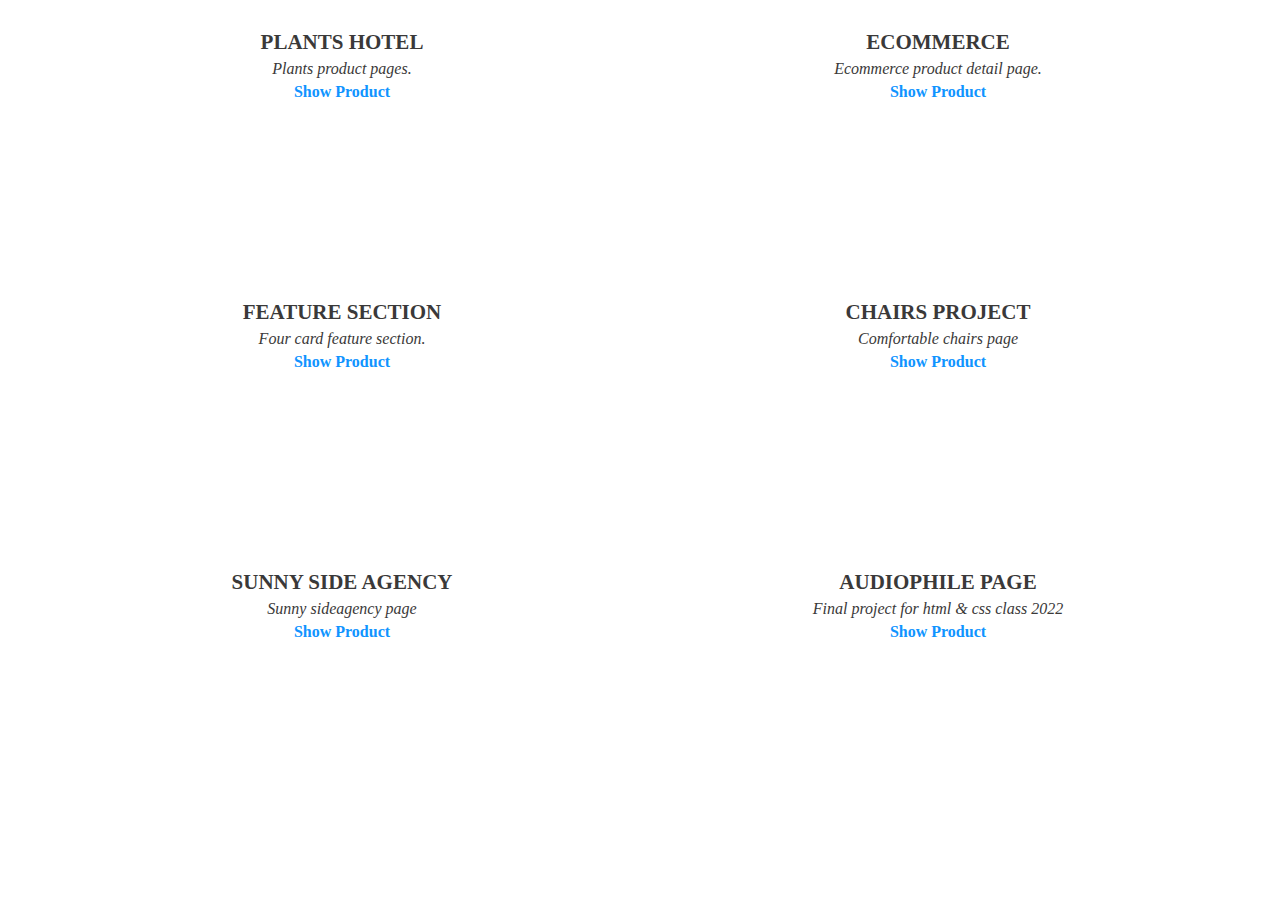
<file: index.html>
<!DOCTYPE html>
<html lang="en">
<head>
    <meta charset="UTF-8">
    <meta http-equiv="X-UA-Compatible" content="IE=edge">
    <meta name="viewport" content="width=device-width, initial-scale=1.0">
    <link rel="stylesheet" href="style.css">
    <title>Document</title>
</head>
<body>


    <div class="conatainer">
        <div class="list">
            <h1>Plants Hotel</h1>
            <p>Plants product pages.</p>
            <a href="pages/plants-hotel/index.html" target="_blank">Show Product</a>
        </div>
        <div class="list">
            <h1>ecommerce</h1>
            <p>Ecommerce product detail page.</p>
            <a href="pages/ecommerce-product-detail/index.html" target="_blank">Show Product</a>
        </div>
        <div class="list">
            <h1>feature section</h1>
            <p>Four card feature section.</p>
            <a href="pages/card-feature-section/index.html" target="_blank">Show Product</a>
        </div>
        <div class="list">
            <h1>Chairs Project</h1>
            <p>Comfortable chairs page</p>
            <a href="pages/Chairs Project/index.html" target="_blank">Show Product</a>
        </div>
        <div class="list">
            <h1>Sunny side agency</h1>
            <p>Sunny sideagency page</p>
            <a href="pages/sunnysideagency/index.html" target="_blank">Show Product</a>
        </div>
        <div class="list">
            <h1>Audiophile Page </h1>
            <p> Final project for html & css class 2022 </p>
            <a href="pages/audiophile-ecommerce-website/index.html" target="_blank">Show Product</a>
        </div>
    </div>
    
</body>
</html>
</file>
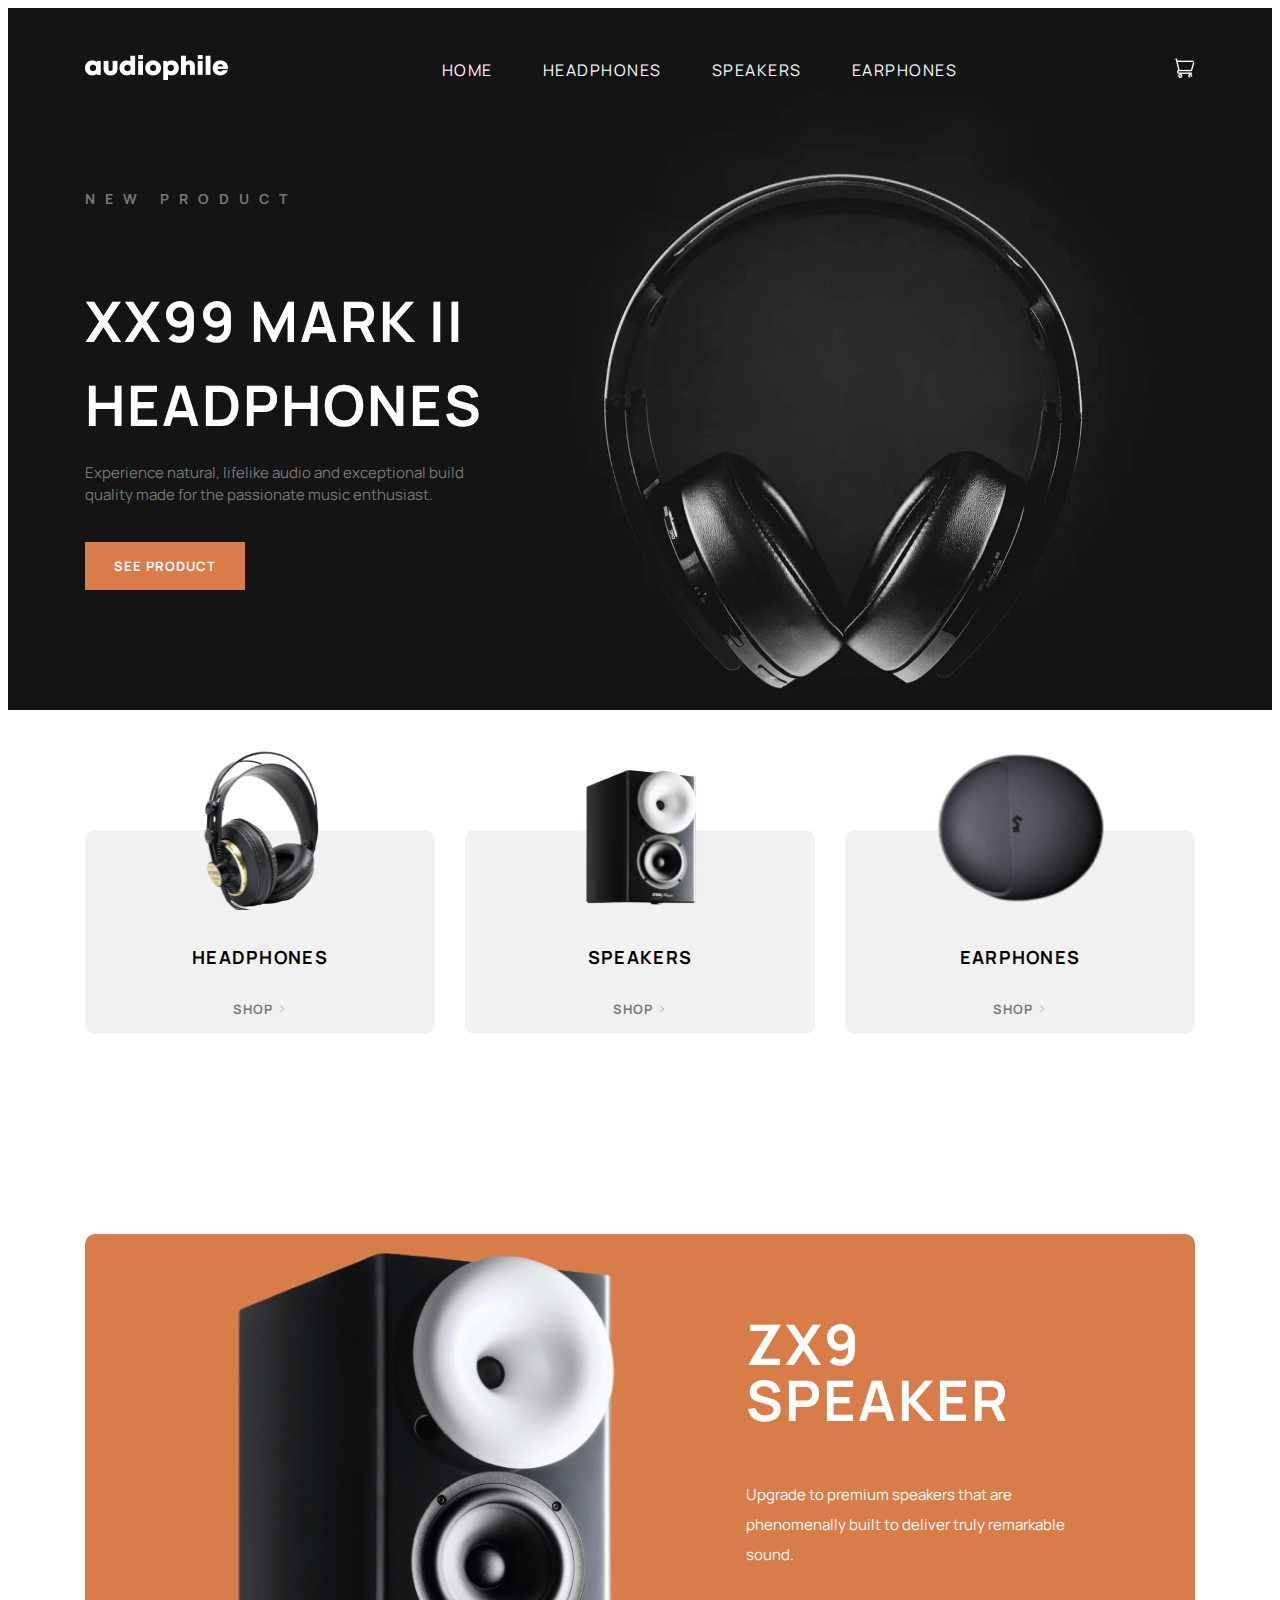
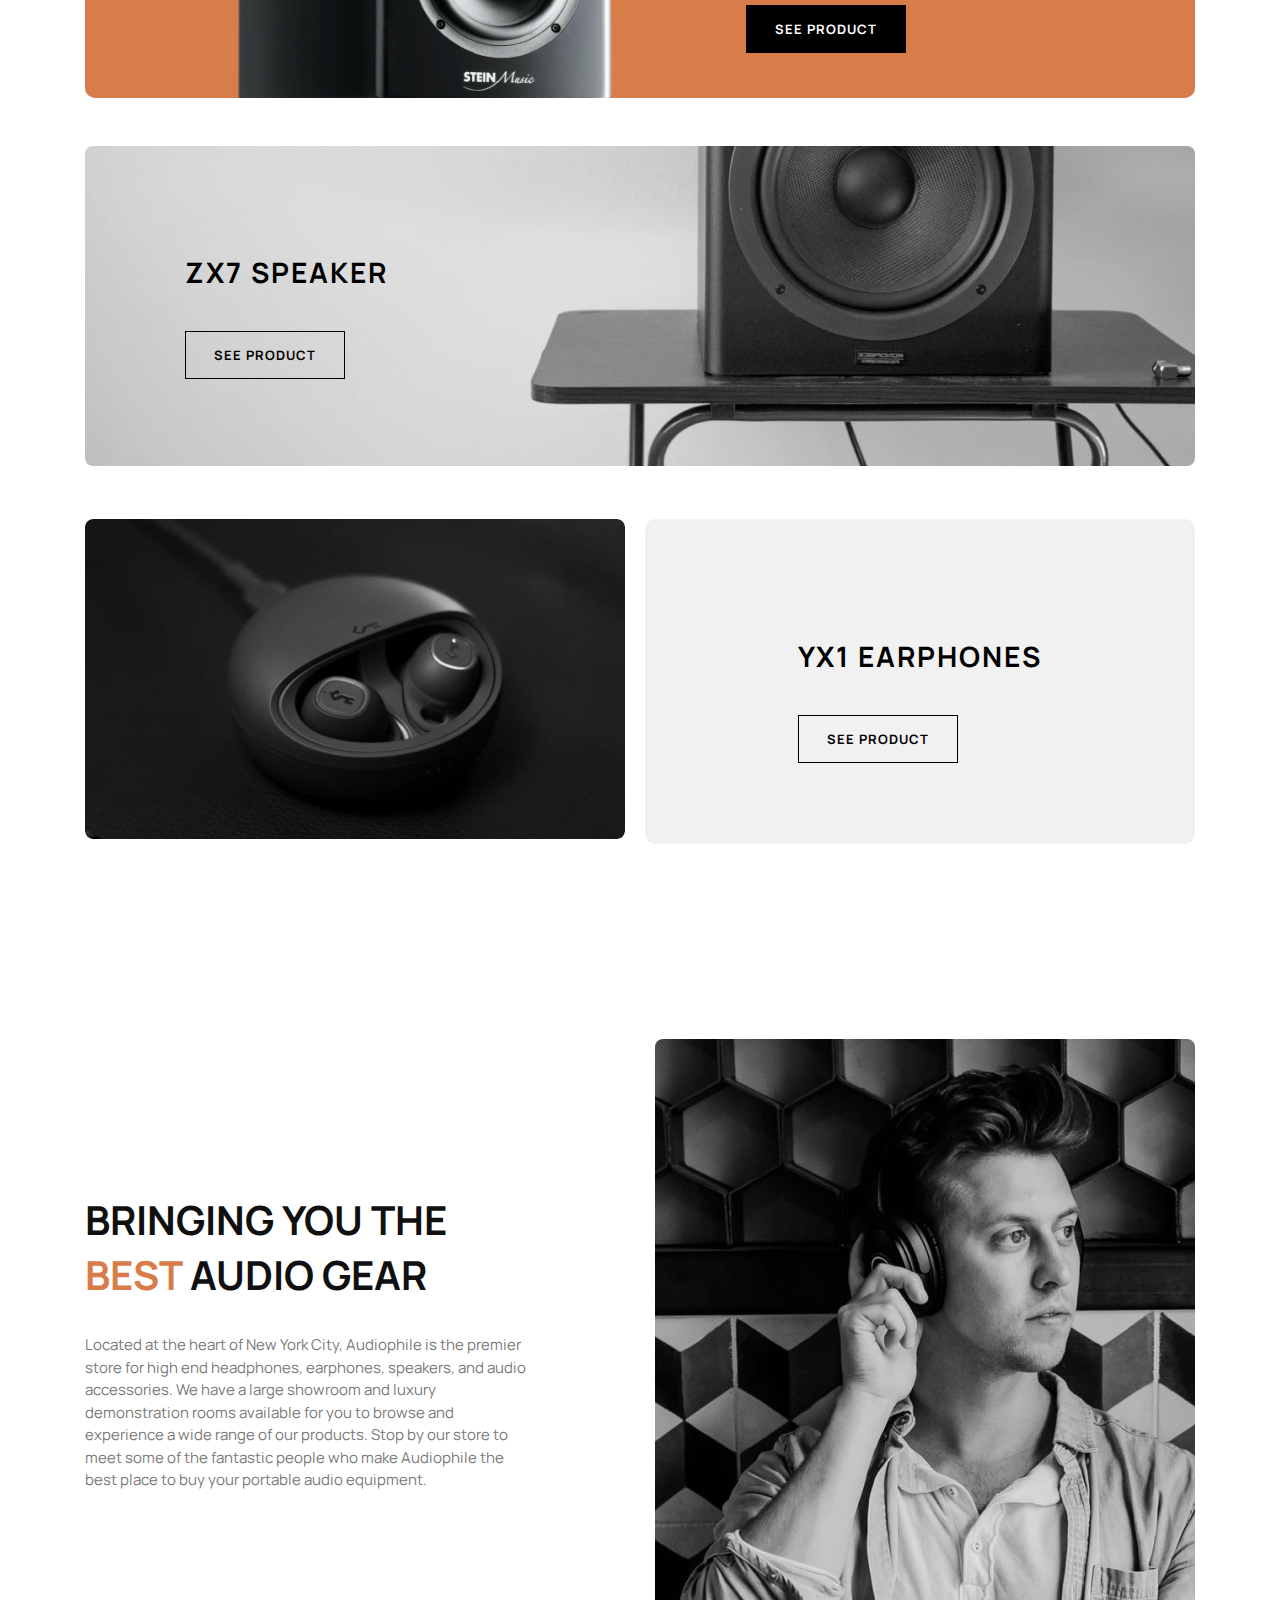
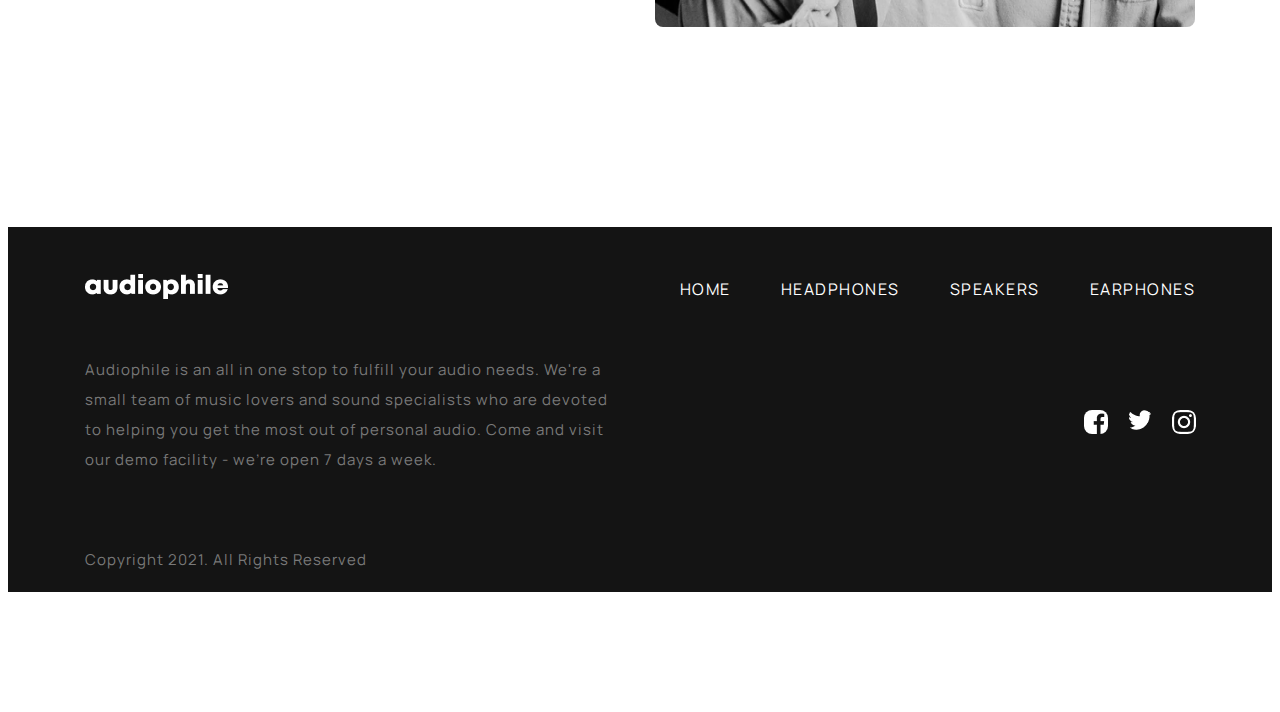
<file: pages/audiophile-ecommerce-website/index.html>
<!DOCTYPE html>
<html lang="en">
  <head>
    <meta charset="UTF-8" />
    <meta http-equiv="X-UA-Compatible" content="IE=edge" />
    <meta name="viewport" content="width=device-width, initial-scale=1.0" />
    <title>Audiophile</title>
    <link rel="preconnect" href="https://fonts.googleapis.com" />
    <link rel="preconnect" href="https://fonts.gstatic.com" crossorigin />
    <link
      href="https://fonts.googleapis.com/css2?family=Manrope:wght@400;600;700&display=swap"
      rel="stylesheet"
    />
    <link rel="stylesheet" href="style.css" />
    <link
      rel="stylesheet"
      href="responsive.css"
    />
  </head>
  <body>
    <div class="main-page">
      <header class="main-page-header">
        <div class="container">
          <div class="header-items">
            <div class="header-nav">
              <nav class="header-logo">
                <a class="header-a" href="">
                  <img src="images/audiophilelogo.png" alt="audiophile logo" />
                </a>
              </nav>

              <nav class="header-nav navigation-list">
                <a class="header-a" href="#">HOME</a>
                <a class="header-a" href="#">HEADPHONES</a>
                <a class="header-a" href="#">SPEAKERS</a>
                <a class="header-a" href="#">EARPHONES</a>
              </nav>
              <nav class="header-nav-shape">
                <a class="header-a" href=""
                  ><img src="images/shapelogo.png" alt="chek out"
                /></a>
              </nav>
            </div>

            <div class="group2">
              <div class="group2-text">
                <h6 class="group2-h6">new product</h6>
                <h1 class="group2-h1">XX99 Mark II Headphones</h1>
                <p class="group2-p">
                  Experience natural, lifelike audio and exceptional build
                  quality made for the passionate music enthusiast.
                </p>
                <button class="group2-btn">see product</button>
              </div>
            </div>
          </div>
        </div>
      </header>

      <div class="container">
        <div class="group3">
          <div class="group3 headphones-group3">
            <a class="headphones" href="">
              <div class="heaphone">
                <img
                  class="headphone-img"
                  src="images/image-removebg-preview(41).png"
                  alt="headphone"
                />

                <div class="group3-text">
                  <h6 class="group3-header">headphones</h6>
                  <p class="group3-p">
                    shop
                    <svg
                      xmlns="http://www.w3.org/2000/svg"
                      class="group3arrow"
                      fill="none"
                      viewBox="0 0 24 24"
                      stroke="currentColor"
                      stroke-width="2"
                    >
                      <path
                        stroke-linecap="round"
                        stroke-linejoin="round"
                        d="M9 5l7 7-7 7"
                      />
                    </svg>
                  </p>
                </div>
              </div>
            </a>
          </div>
          <div class="group3 speakers-group3">
            <a class="speakers" href="">
              <div class="speaker">
                <img
                  class="speaker-img"
                  src="images/image-removebg-preview(38).png"
                  alt="speaker"
                />
                <div class="group3-text">
                  <h6 class="group3-header">speakers</h6>
                  <p class="group3-p">
                    shop
                    <svg
                      xmlns="http://www.w3.org/2000/svg"
                      class="group3arrow"
                      fill="none"
                      viewBox="0 0 24 24"
                      stroke="currentColor"
                      stroke-width="2"
                    >
                      <path
                        stroke-linecap="round"
                        stroke-linejoin="round"
                        d="M9 5l7 7-7 7"
                      />
                    </svg>
                  </p>
                </div>
              </div>
            </a>
          </div>
          <div class="group3 earphones-group3">
            <a class="earphones" href="">
              <div class="earphone">
                <img
                  class="earphone-img"
                  src="images/image-removebg-preview(42).png"
                  alt="earphone"
                />
                <div class="group3-text">
                  <h6 class="group3-header">earphones</h6>
                  <p class="group3-p">
                    shop
                    <svg
                      xmlns="http://www.w3.org/2000/svg"
                      class="group3arrow"
                      fill="none"
                      viewBox="0 0 24 24"
                      stroke="currentColor"
                      stroke-width="2"
                    >
                      <path
                        stroke-linecap="round"
                        stroke-linejoin="round"
                        d="M9 5l7 7-7 7"
                      />
                    </svg>
                  </p>
                </div>
              </div>
            </a>
          </div>
        </div>

        <div class="group4">
          <div class="group4-content">
            <div class="group4-img">
              <img src="images/image-removebg-preview(38).svg" alt="speaker" />
            </div>
            <div class="group4-text">
              <h1 class="group4-h1">ZX9 SPEAKER</h1>
              <p class="group4-p">
                Upgrade to premium speakers that are phenomenally built to
                deliver truly remarkable sound.
              </p>
              <button class="group4-button">see product</button>
            </div>
          </div>
        </div>

        <div class="group5">
          <img src="images/Bitmap.png" alt="bitmap" />

          <div class="group5-text">
            <h4 class="group5-h4">ZX7 SPEAKER</h4>
            <button class="group5-button">see product</button>
          </div>
        </div>

        <div class="group6">
          <div class="group6-img">
            <img src="images/group6.png" alt="earphones" />
          </div>
          <div class="group6-text-container">
            <div class="group6-text">
              <h4 class="group6-h4">YX1 EARPHONES</h4>
              <button class="group6-button">see product</button>
            </div>
          </div>
        </div>

        <div class="group7">
          <div class="group7-text">
            <h2 class="group7-h2">
              Bringing you the <span class="group7-best"> best </span> audio
              gear
            </h2>
            <p class="group7-p">
              Located at the heart of New York City, Audiophile is the premier
              store for high end headphones, earphones, speakers, and audio
              accessories. We have a large showroom and luxury demonstration
              rooms available for you to browse and experience a wide range of
              our products. Stop by our store to meet some of the fantastic
              people who make Audiophile the best place to buy your portable
              audio equipment.
            </p>
          </div>
          <div class="group7-img">
            <img src="images/group7.png" alt="man" />
          </div>
        </div>
      </div>

      <footer>
        <div class="container">
          <div class="footer-items">
            <div class="footer-nav">
              <nav class="footer-logo">
                <a href="">
                  <img src="images/audiophilelogo.png" alt="audiophile logo" />
                </a>
              </nav>

              <nav class="footer-nav">
                <a class="footer-a" href="">HOME</a>
                <a class="footer-a" href="">HEADPHONES</a>
                <a class="footer-a" href="">SPEAKERS</a>
                <a class="footer-a" href="">EARPHONES</a>
              </nav>
            </div>

            <div class="group8">
              <div class="footer-content">
                <div class="group8-text">
                  <p>
                    Audiophile is an all in one stop to fulfill your audio
                    needs. We're a small team of music lovers and sound
                    specialists who are devoted to helping you get the most out
                    of personal audio. Come and visit our demo facility - we’re
                    open 7 days a week.
                  </p>
                  <p>Copyright 2021. All Rights Reserved</p>
                </div>
                <div class="group8-logos">
                  <a href=""
                    ><img src="images/facebook.png" alt="facebooklogo"
                  /></a>
                  <a href=""
                    ><img src="images/twitter.png" alt="twitterlogo"
                  /></a>
                  <a href=""
                    ><img src="images/instagram.png" alt="instagramlogo"
                  /></a>
                </div>
              </div>
            </div>
          </div>
        </div>
      </footer>
    </div>
  </body>
</html>
</file>
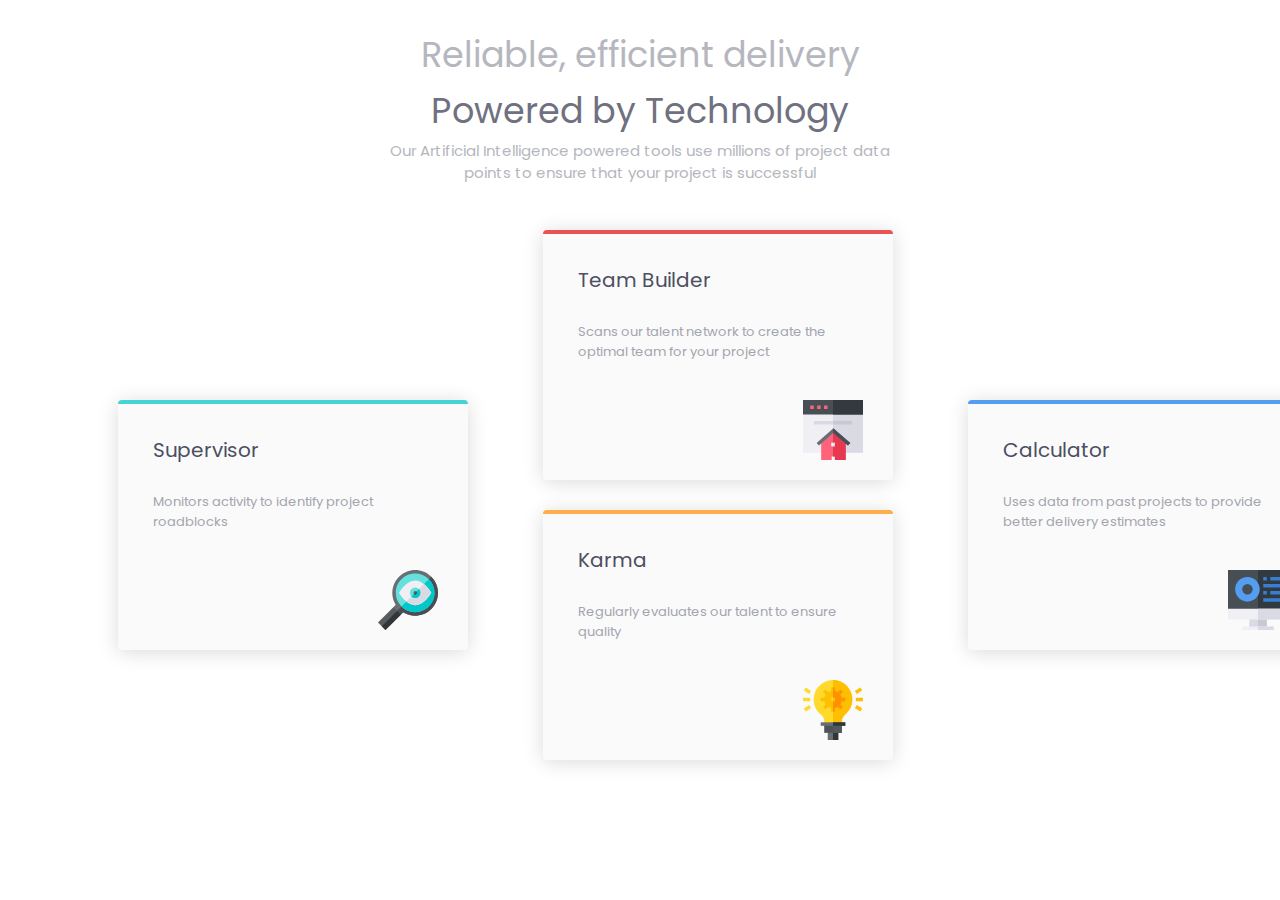
<file: pages/card-feature-section/index.html>
<!DOCTYPE html>
<html lang="en">
  <head>
    <meta charset="UTF-8" />
    <meta name="viewport" content="width=device-width, initial-scale=1.0" />

    <title>FFour card feature section</title>

    <link rel="preconnect" href="https://fonts.googleapis.com" />
    <link rel="preconnect" href="https://fonts.gstatic.com" crossorigin />
    <link
      href="https://fonts.googleapis.com/css2?family=Kumbh+Sans:wght@400;700&family=Montserrat:ital,wght@0,100;0,400;0,700;1,200&family=Poppins:ital,wght@0,100;0,400;0,800;1,100&display=swap"
      rel="stylesheet"
    />
    <link rel="stylesheet" href="style.css" />
  </head>

  <body>
    <div class="main">
      <h2 class="main-header-2">Reliable, efficient delivery</h2>
      <h2 class="main-header-1">Powered by Technology</h2>
      <p class="main-paragraph">
        Our Artificial Intelligence powered tools use millions of project data
        points to ensure that your project is successful
      </p>
    </div>

    <div class="menu-bars">
      <div class="menu-bar-supervisor supervisor">
        <h4 class="menu-bar-header">Supervisor</h4>
        <p class="menu-bar-paragraph">Monitors activity to identify project roadblocks</p>
        <img class="icon" src="images/icon-supervisor.svg" alt="Supervisor" />
      </div>
      <div class="menu-bar-teambuilder supervisor">
        <h4 class="menu-bar-header" >Team Builder</h4>
        <p class="menu-bar-paragraph">
          Scans our talent network to create the optimal team for your project
        </p>
        <img class="icon" src="images/icon-team-builder.svg" alt="teambuilder" />
      </div>
      <div class="menu-bar-karma supervisor">
        <h4 class="menu-bar-header">Karma</h4>
        <p class="menu-bar-paragraph">Regularly evaluates our talent to ensure quality</p>
        <img class="icon" src="images/icon-karma.svg" alt="karma" />
      </div>
      <div class="menu-bar-calculator supervisor">
        <h4 class="menu-bar-header">Calculator</h4>
        <p class="menu-bar-paragraph">Uses data from past projects to provide better delivery estimates</p>
        <img class="icon" src="images/icon-calculator.svg" alt="calculator" />
      </div>
    </div>
  </body>
</html>
</file>
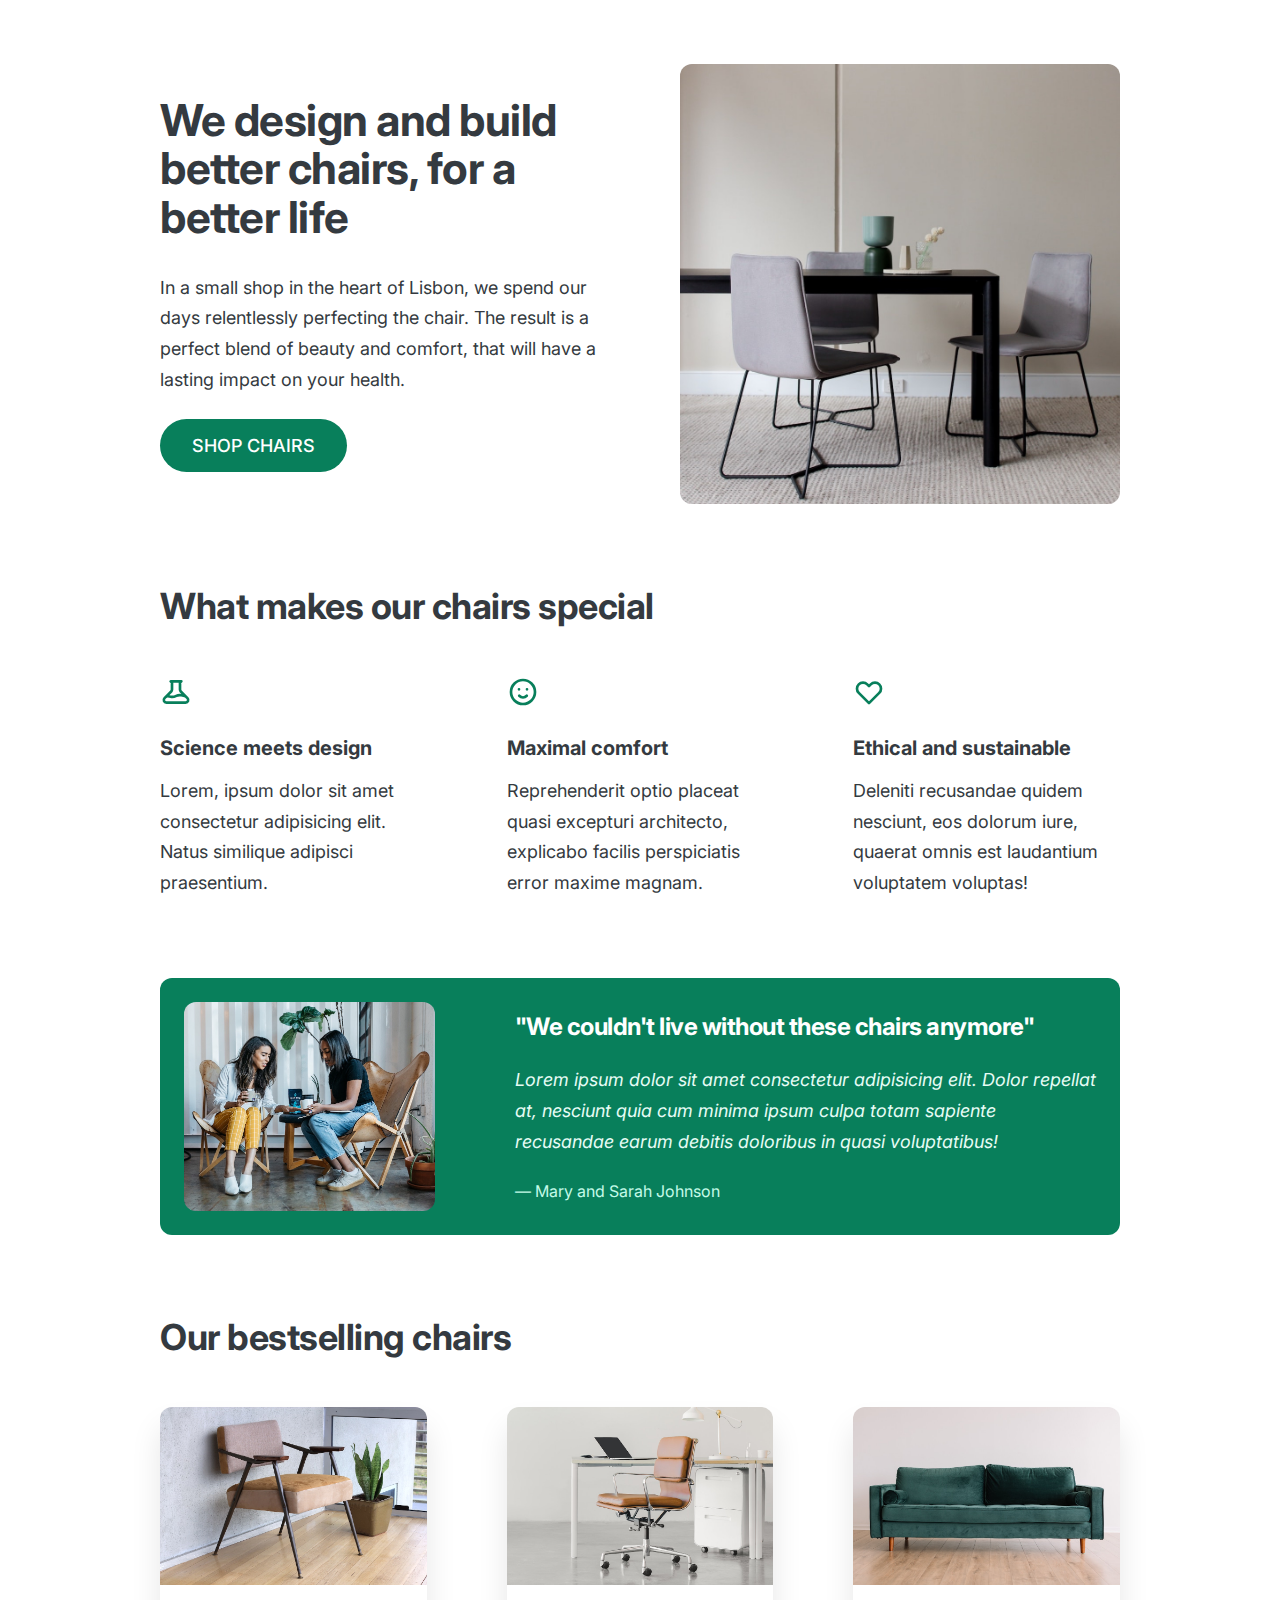
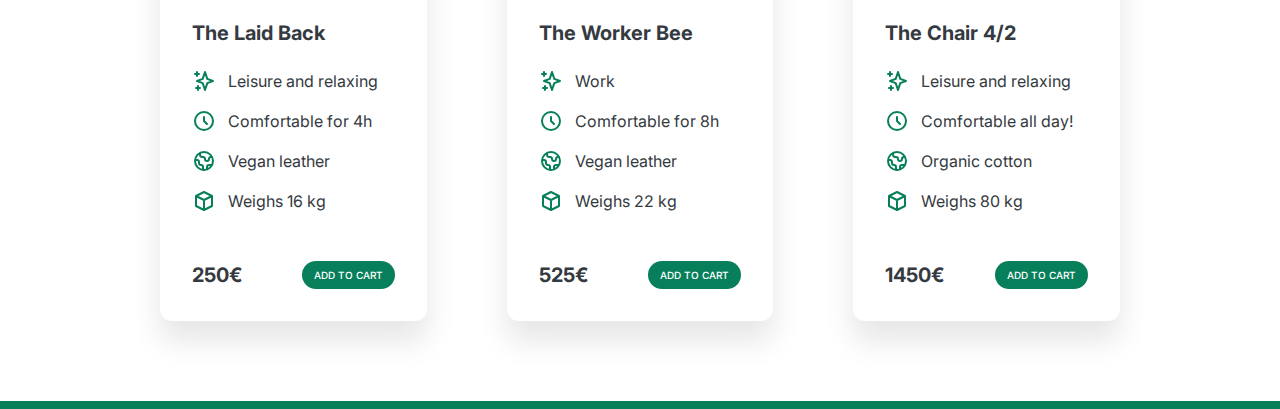
<file: pages/Chairs Project/index.html>
<!DOCTYPE html>
<html lang="en">
  <head>
    <meta charset="UTF-8" />
    <meta http-equiv="X-UA-Compatible" content="IE=edge" />
    <meta name="viewport" content="width=device-width, initial-scale=1.0" />
    <link rel="preconnect" href="https://fonts.googleapis.com" />
    <link rel="preconnect" href="https://fonts.gstatic.com" crossorigin />
    <link
      href="https://fonts.googleapis.com/css2?family=Inter:wght@400;500;700&family=Kumbh+Sans:wght@400;700&family=Montserrat:ital,wght@0,100;0,400;0,700;1,200&display=swap"
      rel="stylesheet"
    />
    <link rel="stylesheet" href="style.css" />
    <title>Lisbon Chair Shop</title>
  </head>
  <body>
    <div class="container">
      <header>
        <div class="header-text-box">
          <h1>We design and build better chairs, for a better life</h1>
          <p class="header-text">
            In a small shop in the heart of Lisbon, we spend our days
            relentlessly perfecting the chair. The result is a perfect blend of
            beauty and comfort, that will have a lasting impact on your health.
          </p>
          <a class="btn btn--big" href="#">Shop chairs</a>
        </div>
        <img src="hero.jpg" alt="Photo" />
      </header>

      <section>
        <h2>What makes our chairs special</h2>
        <div class="grid-3-cols">
          <div>
            <svg
              xmlns="http://www.w3.org/2000/svg"
              class="features-icon"
              fill="none"
              viewBox="0 0 24 24"
              stroke="currentColor"
            >
              <path
                stroke-linecap="round"
                stroke-linejoin="round"
                stroke-width="2"
                d="M19.428 15.428a2 2 0 00-1.022-.547l-2.387-.477a6 6 0 00-3.86.517l-.318.158a6 6 0 01-3.86.517L6.05 15.21a2 2 0 00-1.806.547M8 4h8l-1 1v5.172a2 2 0 00.586 1.414l5 5c1.26 1.26.367 3.414-1.415 3.414H4.828c-1.782 0-2.674-2.154-1.414-3.414l5-5A2 2 0 009 10.172V5L8 4z"
              />
            </svg>
            <p class="features-title"><strong>Science meets design</strong></p>
            <p class="features-text">
              Lorem, ipsum dolor sit amet consectetur adipisicing elit. Natus
              similique adipisci praesentium.
            </p>
          </div>

          <div>
            <svg
              xmlns="http://www.w3.org/2000/svg"
              class="features-icon"
              fill="none"
              viewBox="0 0 24 24"
              stroke="currentColor"
            >
              <path
                stroke-linecap="round"
                stroke-linejoin="round"
                stroke-width="2"
                d="M14.828 14.828a4 4 0 01-5.656 0M9 10h.01M15 10h.01M21 12a9 9 0 11-18 0 9 9 0 0118 0z"
              />
            </svg>
            <p class="features-title">
              <strong>Maximal comfort</strong>
            </p>
            <p class="features-text">
              Reprehenderit optio placeat quasi excepturi architecto, explicabo
              facilis perspiciatis error maxime magnam.
            </p>
          </div>

          <div>
            <svg
              xmlns="http://www.w3.org/2000/svg"
              class="features-icon"
              fill="none"
              viewBox="0 0 24 24"
              stroke="currentColor"
            >
              <path
                stroke-linecap="round"
                stroke-linejoin="round"
                stroke-width="2"
                d="M4.318 6.318a4.5 4.5 0 000 6.364L12 20.364l7.682-7.682a4.5 4.5 0 00-6.364-6.364L12 7.636l-1.318-1.318a4.5 4.5 0 00-6.364 0z"
              />
            </svg>
            <p class="features-title">
              <strong>Ethical and sustainable</strong>
            </p>
            <p class="features-text">
              Deleniti recusandae quidem nesciunt, eos dolorum iure, quaerat
              omnis est laudantium voluptatem voluptas!
            </p>
          </div>
        </div>
      </section>

      <section class="testimonial-section">
        <div class="grid-3-cols">
          <img src="customers.jpg" alt="People sitting on chairs" />
          <div class="testimonial-box">
            <h2>"We couldn't live without these chairs anymore"</h2>
            <blockquote class="testimonial-text">
              Lorem ipsum dolor sit amet consectetur adipisicing elit. Dolor
              repellat at, nesciunt quia cum minima ipsum culpa totam sapiente
              recusandae earum debitis doloribus in quasi voluptatibus!
            </blockquote>
            <p class="testimonial-author">&mdash; Mary and Sarah Johnson</p>
          </div>
        </div>
      </section>

      <section>
        <h2>Our bestselling chairs</h2>
        <div class="grid-3-cols">
          <figure class="chair">
            <img src="chair-1.jpg" alt="Chair" />
            <div class="chair-box">
              <h3>The Laid Back</h3>
              <ul class="chair-details">
                <li>
                  <svg
                    xmlns="http://www.w3.org/2000/svg"
                    class="chair-icon"
                    fill="none"
                    viewBox="0 0 24 24"
                    stroke="currentColor"
                  >
                    <path
                      stroke-linecap="round"
                      stroke-linejoin="round"
                      stroke-width="2"
                      d="M5 3v4M3 5h4M6 17v4m-2-2h4m5-16l2.286 6.857L21 12l-5.714 2.143L13 21l-2.286-6.857L5 12l5.714-2.143L13 3z"
                    />
                  </svg>
                  <!-- Span is a generic INLINE text element, it doesn't have any meaning. It's like a div element, but inline -->
                  <span>Leisure and relaxing</span>
                </li>
                <li>
                  <svg
                    xmlns="http://www.w3.org/2000/svg"
                    class="chair-icon"
                    fill="none"
                    viewBox="0 0 24 24"
                    stroke="currentColor"
                  >
                    <path
                      stroke-linecap="round"
                      stroke-linejoin="round"
                      stroke-width="2"
                      d="M12 8v4l3 3m6-3a9 9 0 11-18 0 9 9 0 0118 0z"
                    />
                  </svg>
                  <span>Comfortable for 4h</span>
                </li>
                <li>
                  <svg
                    xmlns="http://www.w3.org/2000/svg"
                    class="chair-icon"
                    fill="none"
                    viewBox="0 0 24 24"
                    stroke="currentColor"
                  >
                    <path
                      stroke-linecap="round"
                      stroke-linejoin="round"
                      stroke-width="2"
                      d="M3.055 11H5a2 2 0 012 2v1a2 2 0 002 2 2 2 0 012 2v2.945M8 3.935V5.5A2.5 2.5 0 0010.5 8h.5a2 2 0 012 2 2 2 0 104 0 2 2 0 012-2h1.064M15 20.488V18a2 2 0 012-2h3.064M21 12a9 9 0 11-18 0 9 9 0 0118 0z"
                    />
                  </svg>
                  <span>Vegan leather</span>
                </li>
                <li>
                  <svg
                    xmlns="http://www.w3.org/2000/svg"
                    class="chair-icon"
                    fill="none"
                    viewBox="0 0 24 24"
                    stroke="currentColor"
                  >
                    <path
                      stroke-linecap="round"
                      stroke-linejoin="round"
                      stroke-width="2"
                      d="M20 7l-8-4-8 4m16 0l-8 4m8-4v10l-8 4m0-10L4 7m8 4v10M4 7v10l8 4"
                    />
                  </svg>
                  <span>Weighs 16 kg</span>
                </li>
              </ul>
              <div class="chair-price">
                <strong>250€</strong>
                <a href="#" class="btn btn--small">Add to cart</a>
              </div>
            </div>
          </figure>

          <figure class="chair">
            <img src="chair-2.jpg" alt="Chair" />
            <div class="chair-box">
              <h3>The Worker Bee</h3>
              <ul class="chair-details">
                <li>
                  <svg
                    xmlns="http://www.w3.org/2000/svg"
                    class="chair-icon"
                    fill="none"
                    viewBox="0 0 24 24"
                    stroke="currentColor"
                  >
                    <path
                      stroke-linecap="round"
                      stroke-linejoin="round"
                      stroke-width="2"
                      d="M5 3v4M3 5h4M6 17v4m-2-2h4m5-16l2.286 6.857L21 12l-5.714 2.143L13 21l-2.286-6.857L5 12l5.714-2.143L13 3z"
                    />
                  </svg>
                  <span>Work</span>
                </li>
                <li>
                  <svg
                    xmlns="http://www.w3.org/2000/svg"
                    class="chair-icon"
                    fill="none"
                    viewBox="0 0 24 24"
                    stroke="currentColor"
                  >
                    <path
                      stroke-linecap="round"
                      stroke-linejoin="round"
                      stroke-width="2"
                      d="M12 8v4l3 3m6-3a9 9 0 11-18 0 9 9 0 0118 0z"
                    />
                  </svg>
                  <span>Comfortable for 8h</span>
                </li>
                <li>
                  <svg
                    xmlns="http://www.w3.org/2000/svg"
                    class="chair-icon"
                    fill="none"
                    viewBox="0 0 24 24"
                    stroke="currentColor"
                  >
                    <path
                      stroke-linecap="round"
                      stroke-linejoin="round"
                      stroke-width="2"
                      d="M3.055 11H5a2 2 0 012 2v1a2 2 0 002 2 2 2 0 012 2v2.945M8 3.935V5.5A2.5 2.5 0 0010.5 8h.5a2 2 0 012 2 2 2 0 104 0 2 2 0 012-2h1.064M15 20.488V18a2 2 0 012-2h3.064M21 12a9 9 0 11-18 0 9 9 0 0118 0z"
                    />
                  </svg>
                  <span>Vegan leather</span>
                </li>
                <li>
                  <svg
                    xmlns="http://www.w3.org/2000/svg"
                    class="chair-icon"
                    fill="none"
                    viewBox="0 0 24 24"
                    stroke="currentColor"
                  >
                    <path
                      stroke-linecap="round"
                      stroke-linejoin="round"
                      stroke-width="2"
                      d="M20 7l-8-4-8 4m16 0l-8 4m8-4v10l-8 4m0-10L4 7m8 4v10M4 7v10l8 4"
                    />
                  </svg>
                  <span>Weighs 22 kg</span>
                </li>
              </ul>
              <div class="chair-price">
                <strong>525€</strong>
                <a href="#" class="btn btn--small">Add to cart</a>
              </div>
            </div>
          </figure>

          <figure class="chair">
            <img src="chair-3.jpg" alt="Chair" />
            <div class="chair-box">
              <h3>The Chair 4/2</h3>
              <ul class="chair-details">
                <li>
                  <svg
                    xmlns="http://www.w3.org/2000/svg"
                    class="chair-icon"
                    fill="none"
                    viewBox="0 0 24 24"
                    stroke="currentColor"
                  >
                    <path
                      stroke-linecap="round"
                      stroke-linejoin="round"
                      stroke-width="2"
                      d="M5 3v4M3 5h4M6 17v4m-2-2h4m5-16l2.286 6.857L21 12l-5.714 2.143L13 21l-2.286-6.857L5 12l5.714-2.143L13 3z"
                    />
                  </svg>
                  <span>Leisure and relaxing</span>
                </li>
                <li>
                  <svg
                    xmlns="http://www.w3.org/2000/svg"
                    class="chair-icon"
                    fill="none"
                    viewBox="0 0 24 24"
                    stroke="currentColor"
                  >
                    <path
                      stroke-linecap="round"
                      stroke-linejoin="round"
                      stroke-width="2"
                      d="M12 8v4l3 3m6-3a9 9 0 11-18 0 9 9 0 0118 0z"
                    />
                  </svg>
                  <span>Comfortable all day!</span>
                </li>
                <li>
                  <svg
                    xmlns="http://www.w3.org/2000/svg"
                    class="chair-icon"
                    fill="none"
                    viewBox="0 0 24 24"
                    stroke="currentColor"
                  >
                    <path
                      stroke-linecap="round"
                      stroke-linejoin="round"
                      stroke-width="2"
                      d="M3.055 11H5a2 2 0 012 2v1a2 2 0 002 2 2 2 0 012 2v2.945M8 3.935V5.5A2.5 2.5 0 0010.5 8h.5a2 2 0 012 2 2 2 0 104 0 2 2 0 012-2h1.064M15 20.488V18a2 2 0 012-2h3.064M21 12a9 9 0 11-18 0 9 9 0 0118 0z"
                    />
                  </svg>
                  <span>Organic cotton</span>
                </li>
                <li>
                  <svg
                    xmlns="http://www.w3.org/2000/svg"
                    class="chair-icon"
                    fill="none"
                    viewBox="0 0 24 24"
                    stroke="currentColor"
                  >
                    <path
                      stroke-linecap="round"
                      stroke-linejoin="round"
                      stroke-width="2"
                      d="M20 7l-8-4-8 4m16 0l-8 4m8-4v10l-8 4m0-10L4 7m8 4v10M4 7v10l8 4"
                    />
                  </svg>
                  <span>Weighs 80 kg</span>
                </li>
              </ul>
              <div class="chair-price">
                <strong>1450€</strong>
                <a href="#" class="btn btn--small">Add to cart</a>
              </div>
            </div>
          </figure>
        </div>
      </section>
    </div>
  </body>
</html>
</file>
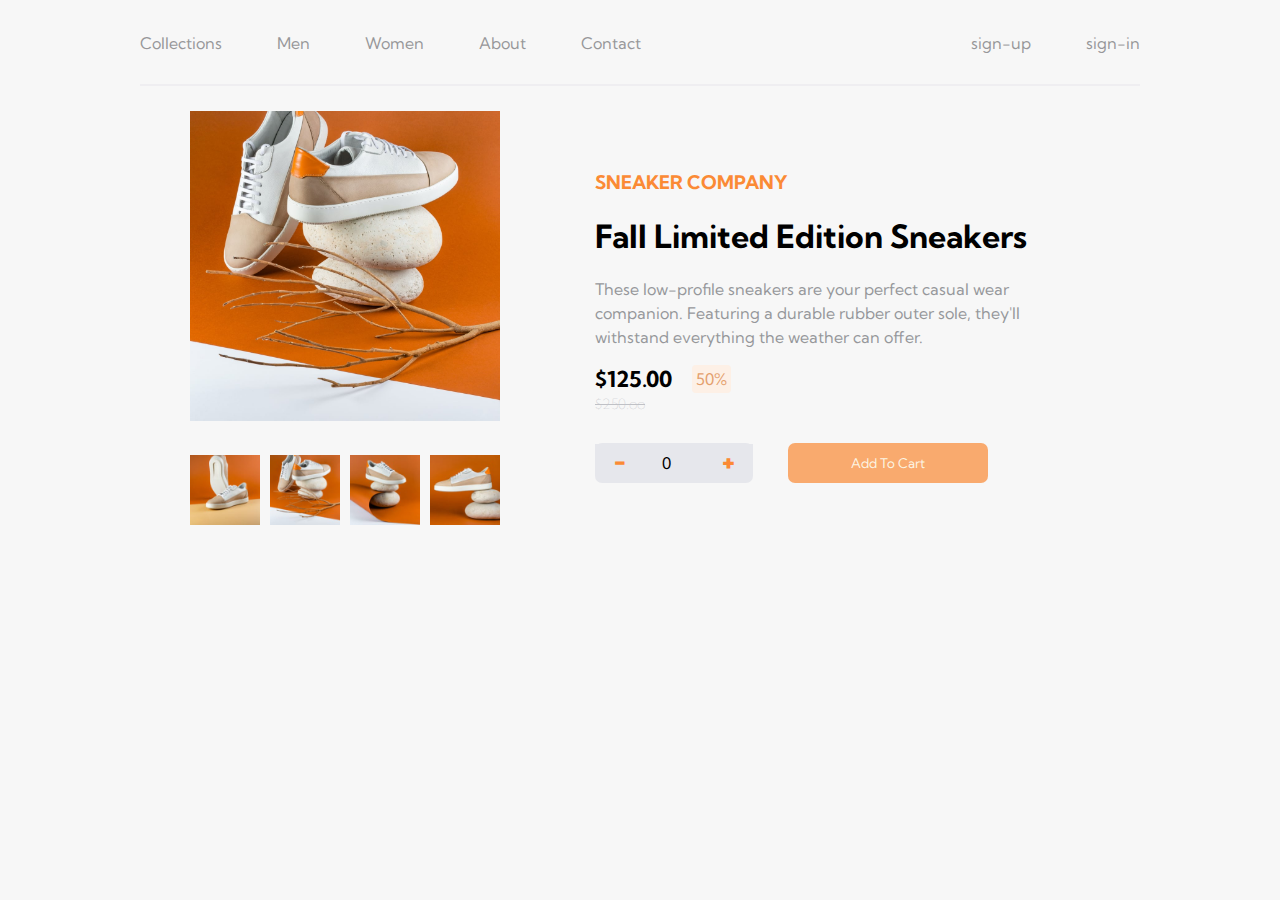
<file: pages/ecommerce-product-detail/index.html>
<!DOCTYPE html>
<html lang="en">
  <head>
    <meta charset="UTF-8" />
    <meta http-equiv="X-UA-Compatible" content="IE=edge" />
    <meta name="viewport" content="width=device-width, initial-scale=1.0" />
    <title>E-commerce</title>
    <link rel="stylesheet" href="homepage.css" />
    <link rel="preconnect" href="https://fonts.googleapis.com">
    <link rel="preconnect" href="https://fonts.gstatic.com" crossorigin>
<link href="https://fonts.googleapis.com/css2?family=Kumbh+Sans:wght@400;700&family=Montserrat:ital,wght@0,100;0,400;0,700;1,200&display=swap" rel="stylesheet">
  </head>
  <body>
    <div class="container">
      <header class="main-header">
        <nav class="menu-bar">
          <a href=""> Collections </a>
          <a href=""> Men </a>
          <a href=""> Women </a>
          <a href=""> About </a>
          <a href=""> Contact </a>
        </nav>
        <nav class="sign-nav">
          <a href=""> sign-up </a>
          <a href=""> sign-in </a>
        </nav>
      </header>

      <div class="product-container">
        <div class="produc-images">
          <div class="main-product-image">
            <img
              src="images/image-product-2.jpg"
              alt="product"
              width="310px"
              height="auto"
            />
          </div>
          <div class="product-thumbnails">
            <img src="images/image-product-1-thumbnail.jpg" alt="thumbnail" />
            <img src="images/image-product-2-thumbnail.jpg" alt="thumbnail" />
            <img src="images/image-product-3-thumbnail.jpg" alt="thumbnail" />
            <img src="images/image-product-4-thumbnail.jpg" alt="thumbnail" />
          </div>
        </div>

        <div class="product-description">
          <h3>sneaker company</h3>
          <h1>Fall limited edition sneakers</h1>
          <p>
            These low-profile sneakers are your perfect casual wear companion.
            Featuring a durable rubber outer sole, they'll withstand everything
            the weather can offer.
          </p>

          <div class="price">
            <span class="price-now"> $125.00 </span>
            <span class="discount"> 50% </span>
            
          </div>

          <del class="old-price">$250.oo</del>
        
          <div class="buy-buttons-container"> 
            <div class="volume-btn">
                <button class="volume-btn-control" id="minus">-</button>
                <input type="number" value="0" id="number"/>
                <button class="volume-btn-control" id="plus">+</button>
              </div>
    
              <button class="add-to-cart">add to cart</button>
          </div>

        
        </div>
      </div>
    </div>

    <script>
        const minus = document.getElementById('minus');
        const number = document.getElementById('number');
        const plus = document.getElementById('plus');

        minus.addEventListener('click', () => {
            if(Number(number.value) > 0) {
                number.value = Number(number.value) - 1;
            }
        })

        plus.addEventListener('click', () => {
            number.value = Number(number.value) + 1;
        })
    </script>

  </body>
</html>
</file>
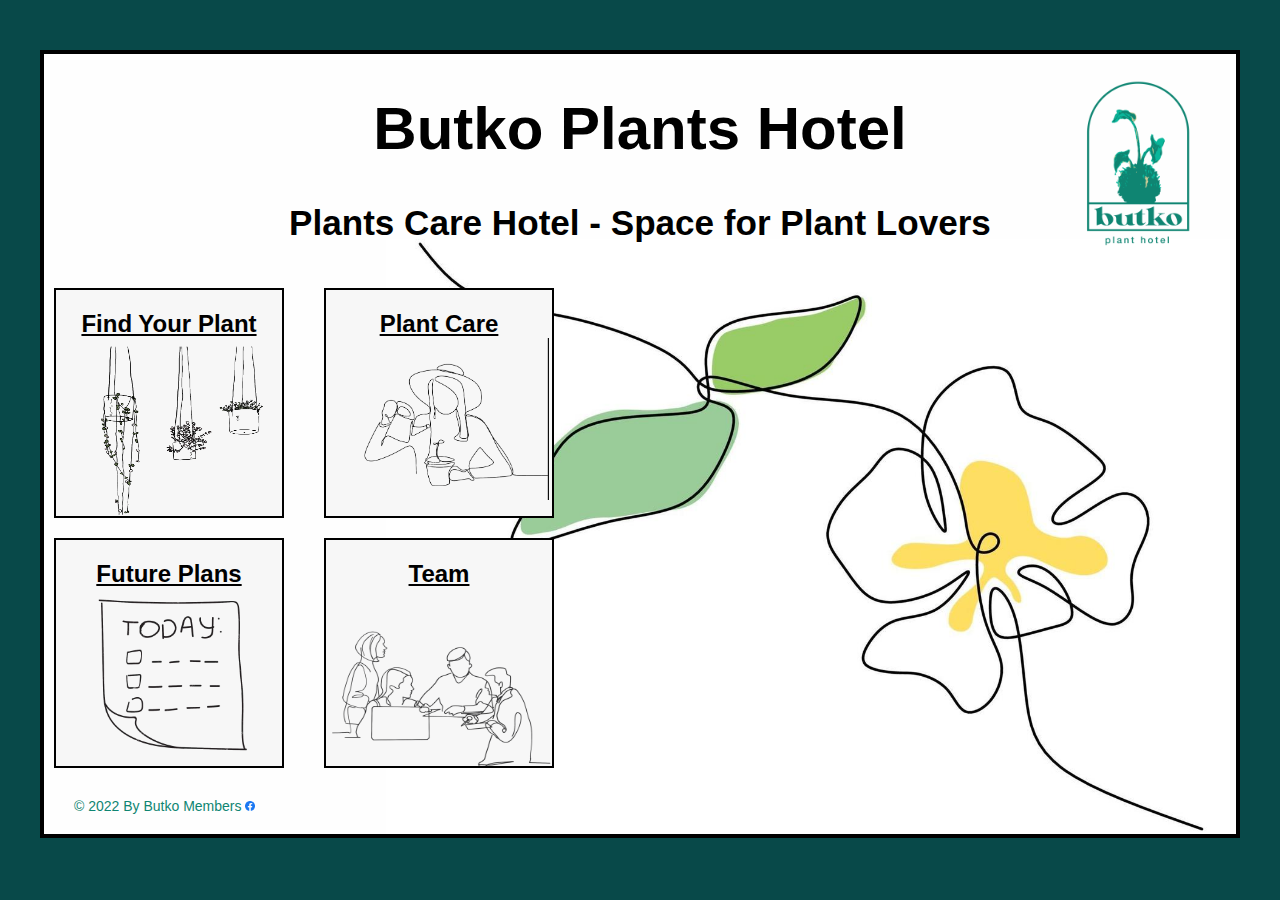
<file: pages/plants-hotel/index.html>
<!DOCTYPE html>
<html lang="en">
  <head>
    <meta charset="UFT-8" />
    <meta name="description" content="This is a Space for Plant Lovers" />
    <title>PLANTS HOTEL</title>
    <link rel="stylesheet" href="style.css">
  </head>

  <body>
    <div class="firstpage">
    <header class="header">
        <h1> Butko Plants Hotel </h1>
        <h3>Plants Care Hotel - Space for Plant Lovers</h3>
        <img class="logo" src="images/butko-logo.png" alt="butko-logo"  />
    </header>

      
        <nav class="nav">
            <a class="find nav-item" href="selling.html" target="_blankt"> <h2> Find Your Plant
              <img src="images/findyoutplant.png" alt="findplant" width="230px" height="185px">  </h2> </a>
            
            <a class="care nav-item" href="plnat.care.html" target=" _blankt"> <h2> Plant Care 
              <img class="plantcare" src="images/plantcare.png" alt="plantcare" width="220px" height="auto"> 
            </h2> </a> 
         
            <a class="plans nav-item" href="futureplans.html" target=_blankt">  <h2> Future Plans 
              <img src="images/to do .png" src="todolist"  width="200px" height="auto">
            </h2></a> 
    
            <a class="team nav-item" href="#" target="_blank"> 
             <h2> Team <img src="images/team.png" alt="team" width="230px" height="205px"> </h2> 
             </a> 
        </nav>
  

  <div> 
    

    <footer> &copy; 2022 By Butko Members 
        <a href="https://www.facebook.com/" target="_blankt"> <img src="images/facebook.png" alt="facebooklogo" width="10px" height="auto"> </a>
     
    
    
    
    </footer>
  </div>

  </body>
</html>
</file>
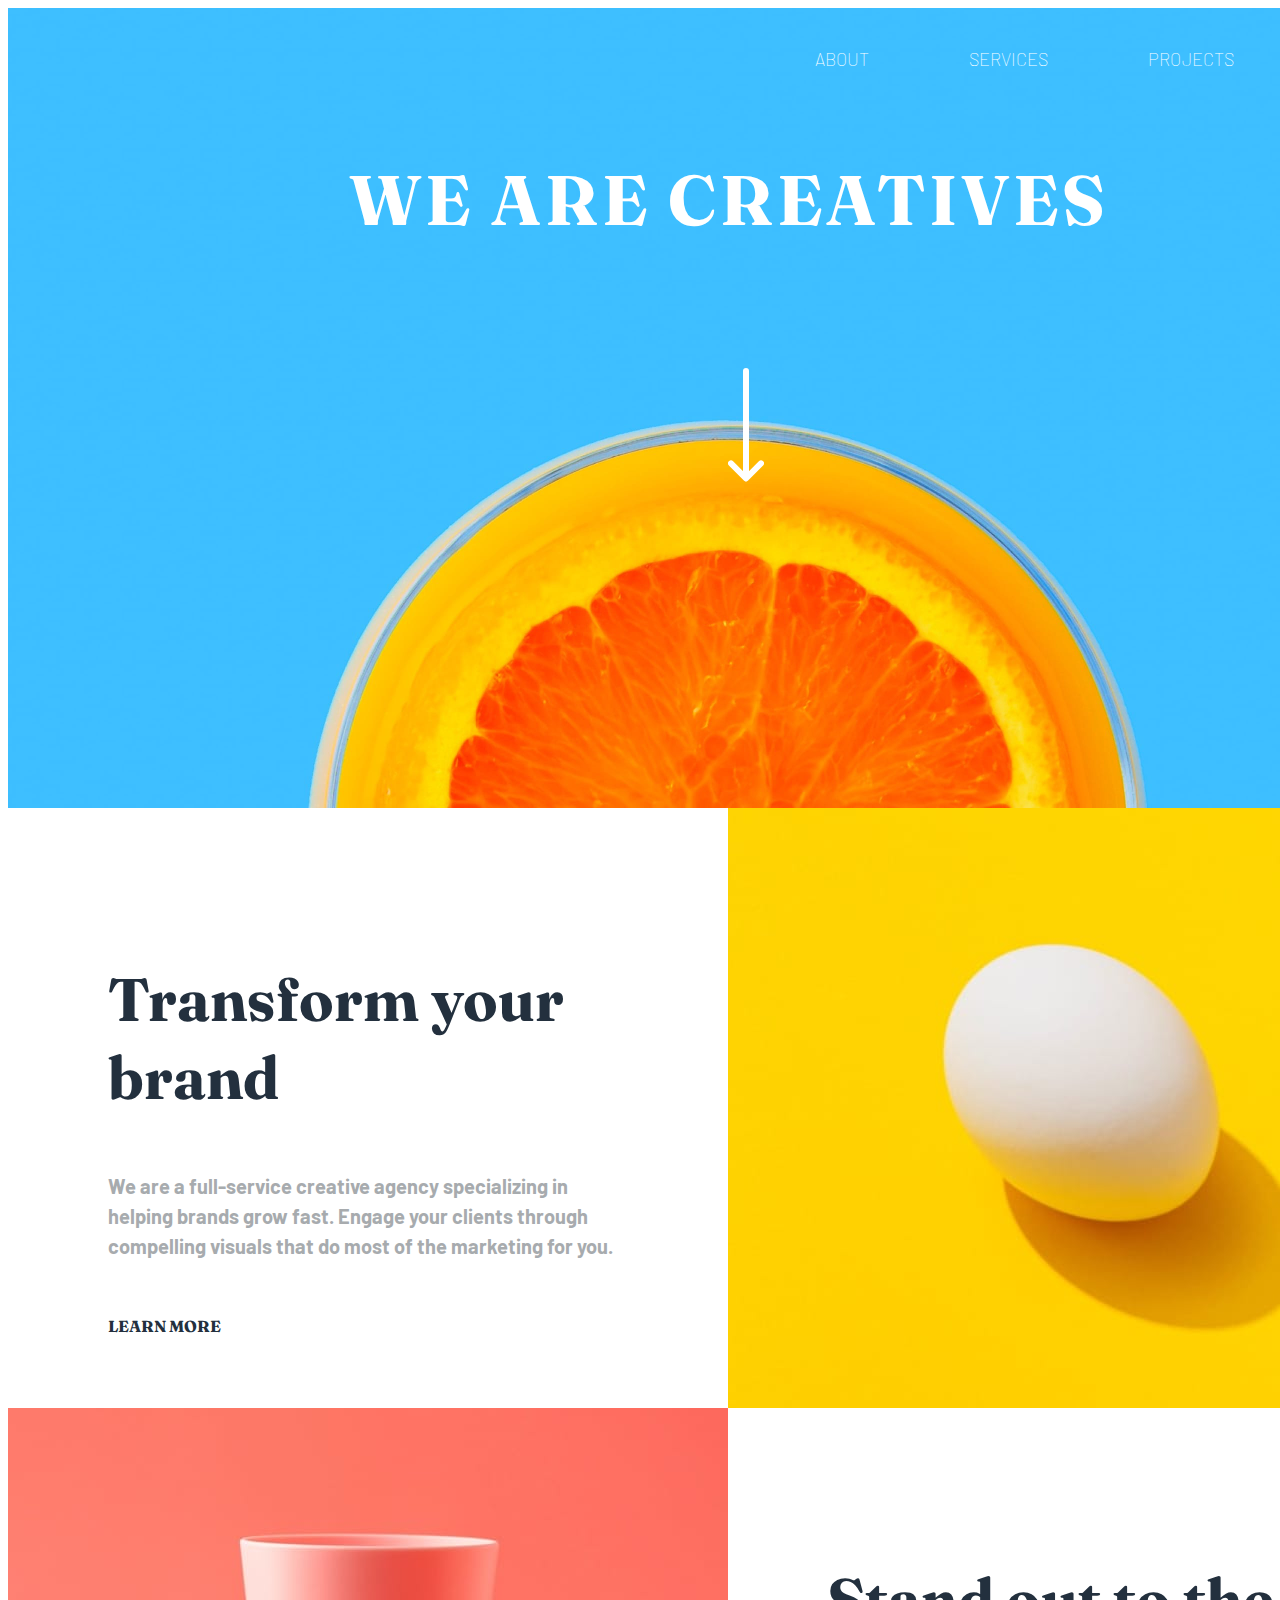
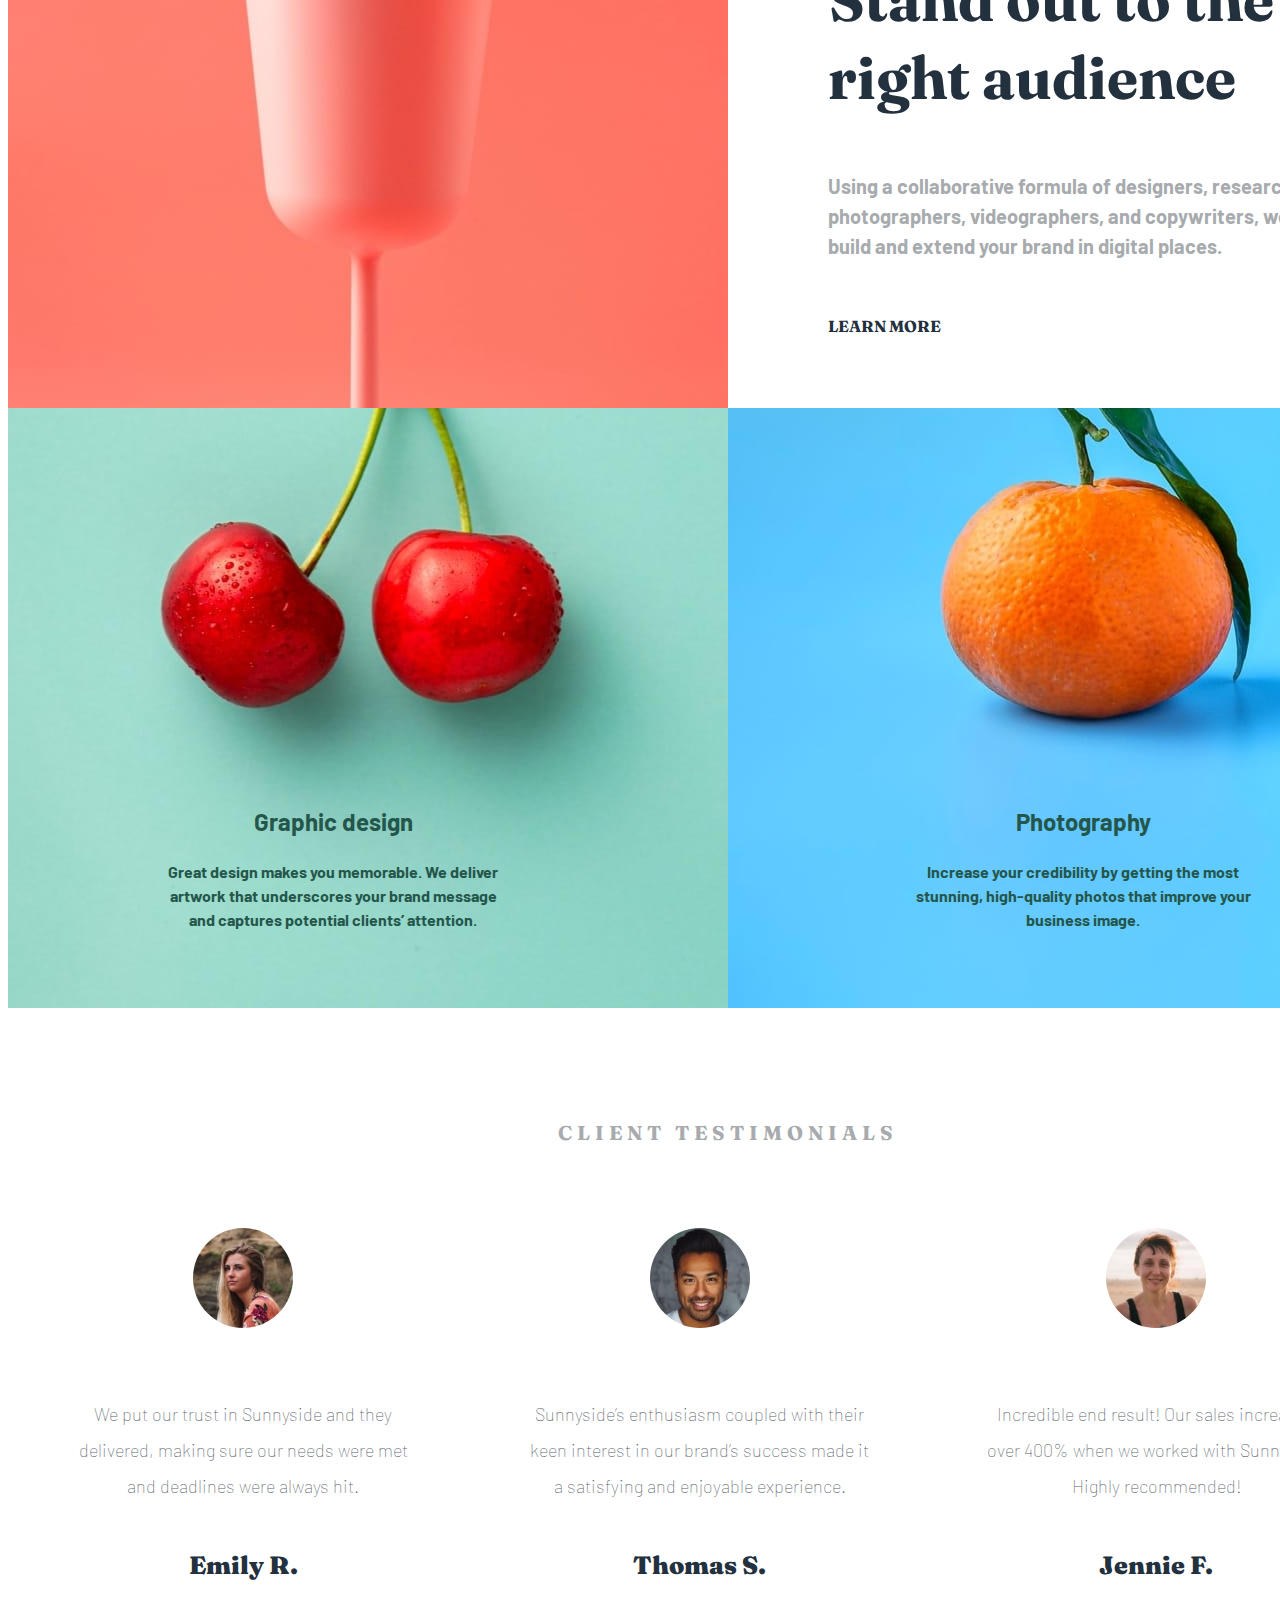
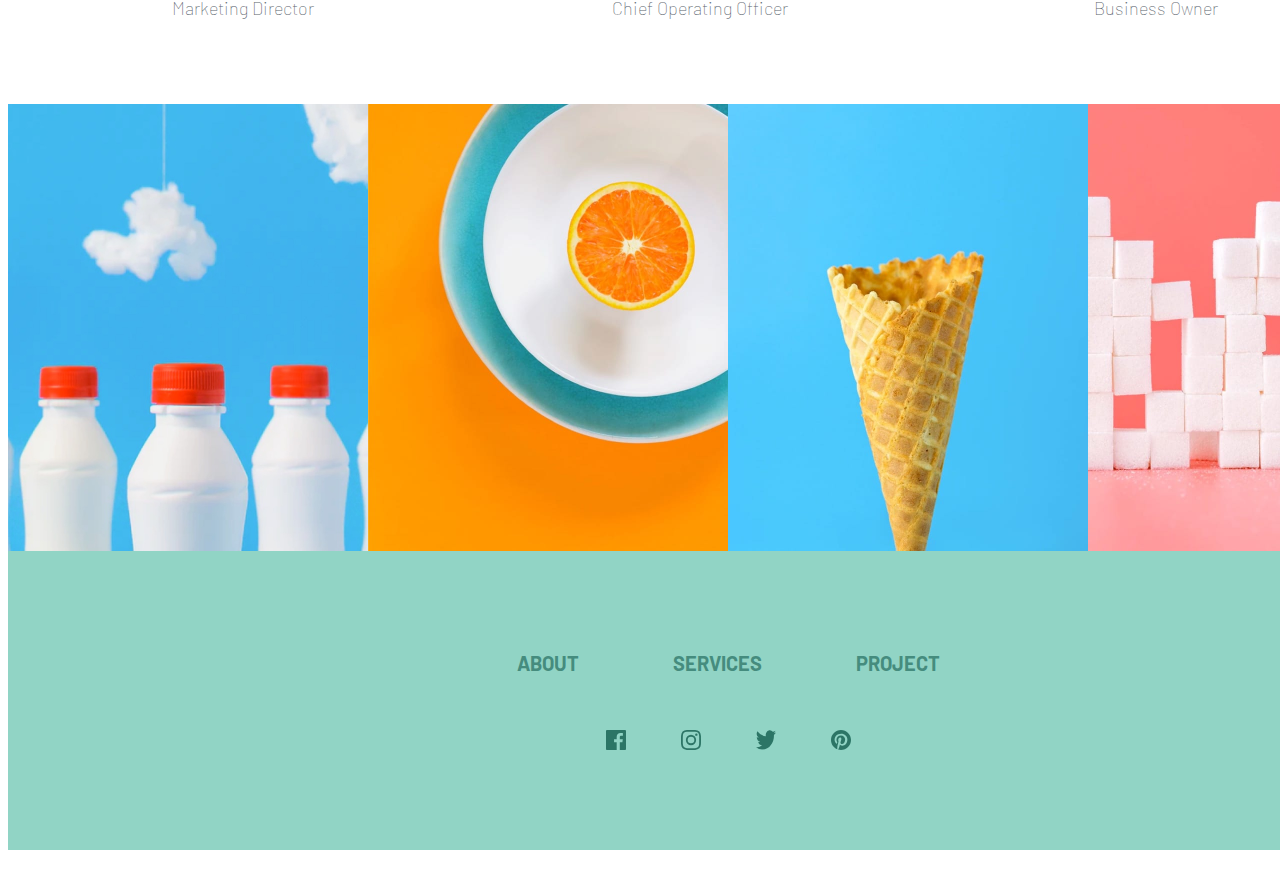
<file: pages/sunnysideagency/index.html>
<!DOCTYPE html>
<html lang="en">
  <head>
    <meta charset="UTF-8" />
    <meta name="viewport" content="width=device-width, initial-scale=1.0" />

    <title>Sunnyside agency landing page</title>
    <link rel="preconnect" href="https://fonts.googleapis.com" />
    <link rel="preconnect" href="https://fonts.gstatic.com" crossorigin />
    <link
      href="https://fonts.googleapis.com/css2?family=Barlow:wght@600&family=Fraunces:wght@700;900&display=swap"
      rel="stylesheet"
    />
    <link rel="stylesheet" href="style.css" />
    <link rel="stylesheet" href="mobresponsive.css" />
  </head>
  <body>
    
    <div class="container">
      <header> 

    
        <div class="top-nav">
          <a href="#" class="nav-link"> About </a>
          <a href="#" class="nav-link"> Services </a>
          <a href="#" class="nav-link"> Projects </a>
          <a href="#" class="nav-link"> Contact </a>
        </div>

        <h1 class="main-header">We are creatives</h1>
        <img class="arrow" src="images/icon-arrow-down.svg" alt="arrow" />
      </header>

      <div class="grid-1">
        <div class="grid-1-text">
          <h2 class="section-1">Transform your brand</h2>
          <p class="section-1p">
            We are a full-service creative agency specializing in helping brands
            grow fast. Engage your clients through compelling visuals that do
            most of the marketing for you.
          </p>
          <a class="section-1a" href="#">Learn more</a>
        </div>
        <img class="grid-1-image" src="images/desktop/image-transform.jpg" alt="egg" />
      </div>

      <div class="grid-2">
        <img class="grid-2-image" src="images/desktop/image-stand-out.jpg" alt="glass" />
        <div class="grid-2-text">
          <h2 class="section-2">Stand out to the right audience</h2>
          <p class="section-2p">
            Using a collaborative formula of designers, researchers,
            photographers, videographers, and copywriters, we’ll build and
            extend your brand in digital places.
          </p>

          <a class="section-2a" href="#">Learn more</a>
        </div>
      </div>

      <div class="grid-4">
          <img class="cherry" src="images/desktop/image-graphic-design.jpg" alt="cherry">
          <div class="cherry-text">
          <h2>Graphic design</h2>
          <p>
            Great design makes you memorable. We deliver artwork that
            underscores your brand message and captures potential clients’
            attention.
          </p>
        </div>
          
          <img class="tanegrine" src="images/desktop/image-photography.jpg" alt="tangerine">
          <div class="tangerine-text">
          <h2>Photography</h2>
          <p>
            Increase your credibility by getting the most stunning, high-quality
            photos that improve your business image.
          </p>
        </div>
      </div>

      <h3 class="client-testemonials">Client testimonials</h3>
      <div class="grid-5">
        <div class="emily">
          <img class="client" src="images/image-emily.jpg" alt="emily" />

          <p>
            We put our trust in Sunnyside and they delivered, making sure our
            needs were met and deadlines were always hit.
          </p>
          <p> <strong class="name"> Emily R. </strong> Marketing Director</p>
        </div>

        <div class="thomas">
          <img class="client" src="images/image-thomas.jpg" alt="thomas" />

          <p>
            Sunnyside’s enthusiasm coupled with their keen interest in our
            brand’s success made it a satisfying and enjoyable experience.
          </p>
          <p> <strong class="name"> Thomas S. </strong> Chief Operating Officer</p>
        </div>

        <div class="jennie">
          <img class="client" src="images/image-jennie.jpg" alt="jennie" />
          <p>
            Incredible end result! Our sales increased over 400% when we worked
            with Sunnyside. Highly recommended!
          </p>
          <p> <strong class="name"> Jennie F. </strong> Business Owner</p>
        </div>
      </div>

      <div class="grid-6">
        <img
          src="images/desktop/image-gallery-milkbottles.jpg"
          alt="milkbottles"
          width="360px"
        />
        <img
          src="images/desktop/image-gallery-orange.jpg"
          alt="orange"
          width="360px"
        />
        <img
          src="images/desktop/image-gallery-cone.jpg"
          alt="cone"
          width="360px"
        />
        <img
          src="images/desktop/image-gallery-sugarcubes.jpg"
          alt="sugarcubes"
          width="360px"
        />
      </div>

      <footer class="footer-nav">
        <div class="footer-a">
          <a href="#" class="footer-nav"> about </a>
          <a href="#" class="footer-nav"> services </a>
          <a href="#" class="footer-nav"> project </a>
        </div>

        <div class="footer-icons">
          <img src="images/icon-facebook.svg" alt="facebook" />

          <img src="images/icon-instagram.svg" alt="instagram" />

          <img src="images/icon-twitter.svg" alt="twitter" />

          <img src="images/icon-pinterest.svg" alt="pinterest" />
        </div>
      </footer>
    </div>
  </body>
</html>
</file>
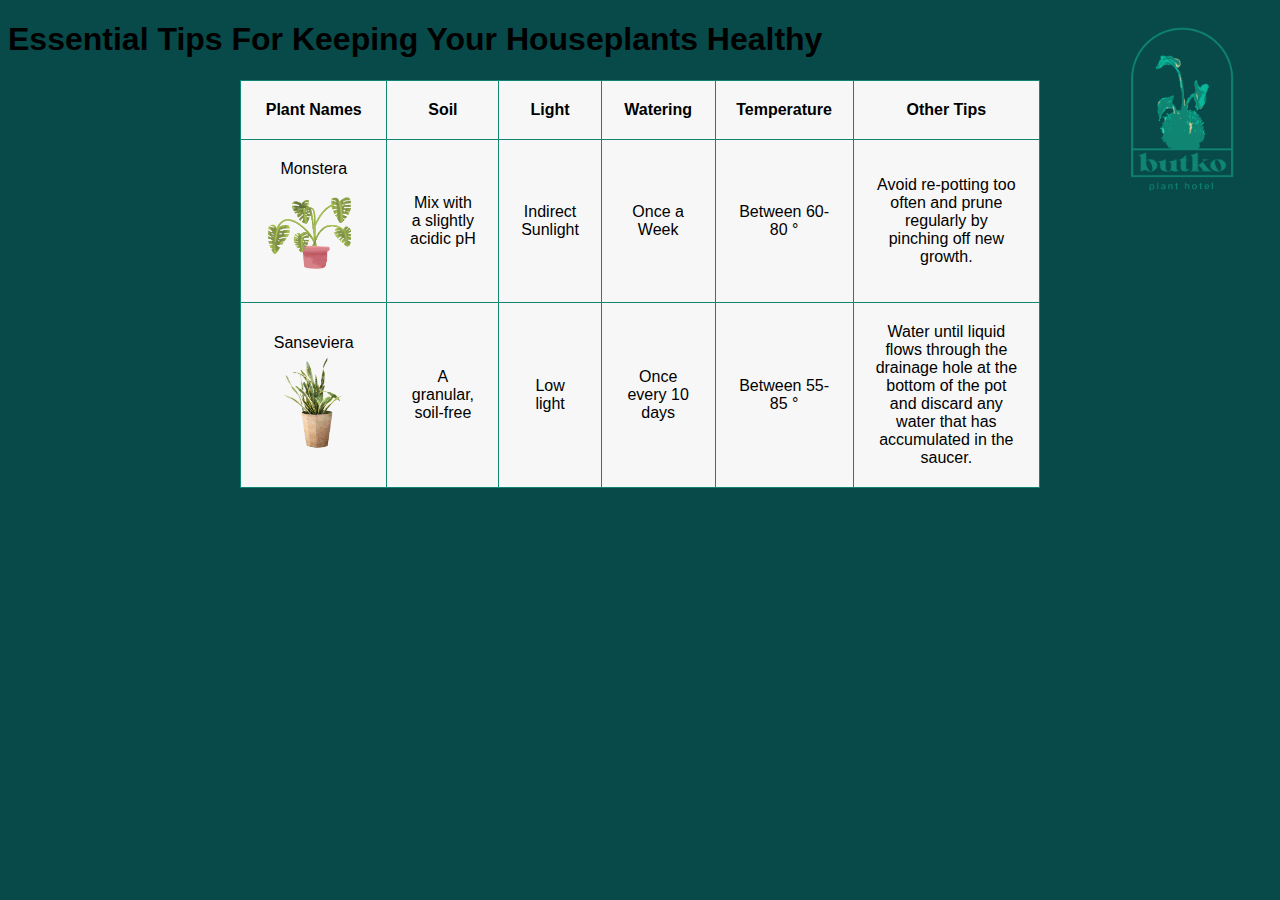
<file: pages/plants-hotel/plnat.care.html>
<!DOCTYPE html>
<html lang="en">
<head>
    <meta charset="UTF-8">
    <meta http-equiv="X-UA-Compatible" content="IE=edge">
    <meta name="viewport" content="width=device-width, initial-scale=1.0">

    <title>Plant Care </title>

    <link rel="stylesheet" href="style.css">
</head>
<body>
  <header>
    <h1>Essential Tips For Keeping Your Houseplants Healthy</h1>
    <img class="logo" src="images/butko-logo.png" alt=logo">
    
  </header>
  <div class="tipstable">
    <table>
        <thead>
          <tr>
           <th> Plant Names</th>
           <th> Soil <a href=""</th>
           <th> Light</th>
           <th> Watering </th>
           <th> Temperature </th>
           <th> Other Tips </th>
          </tr>
        <thead>
      <tbody>
        <td> Monstera <img src="images/monstera.png" class="tableflowers">  </td>
        <td> Mix with a slightly acidic pH</td>
        <td> Indirect Sunlight </td>
        <td> Once a Week </td>
        <td> Between 60-80 &deg; </td>
        <td> Avoid re-potting too often and prune regularly by pinching off new growth.</td>
      </tbody>
      <tbody>
        <td> Sanseviera <img src="images/sanseviera.png" class="tableflowers" > </td>
        <td> A granular, soil-free</td>
        <td> Low light </td>
        <td> Once every 10 days</td>
        <td> Between 55-85 &deg; </td>
        <td> Water until liquid flows through the drainage hole at the bottom of the pot and discard any water that has accumulated in the saucer.</td>
      </tbody>
    </thead>
        </thead>
      </table>
  </div>
      
</body>
</html>
</file>
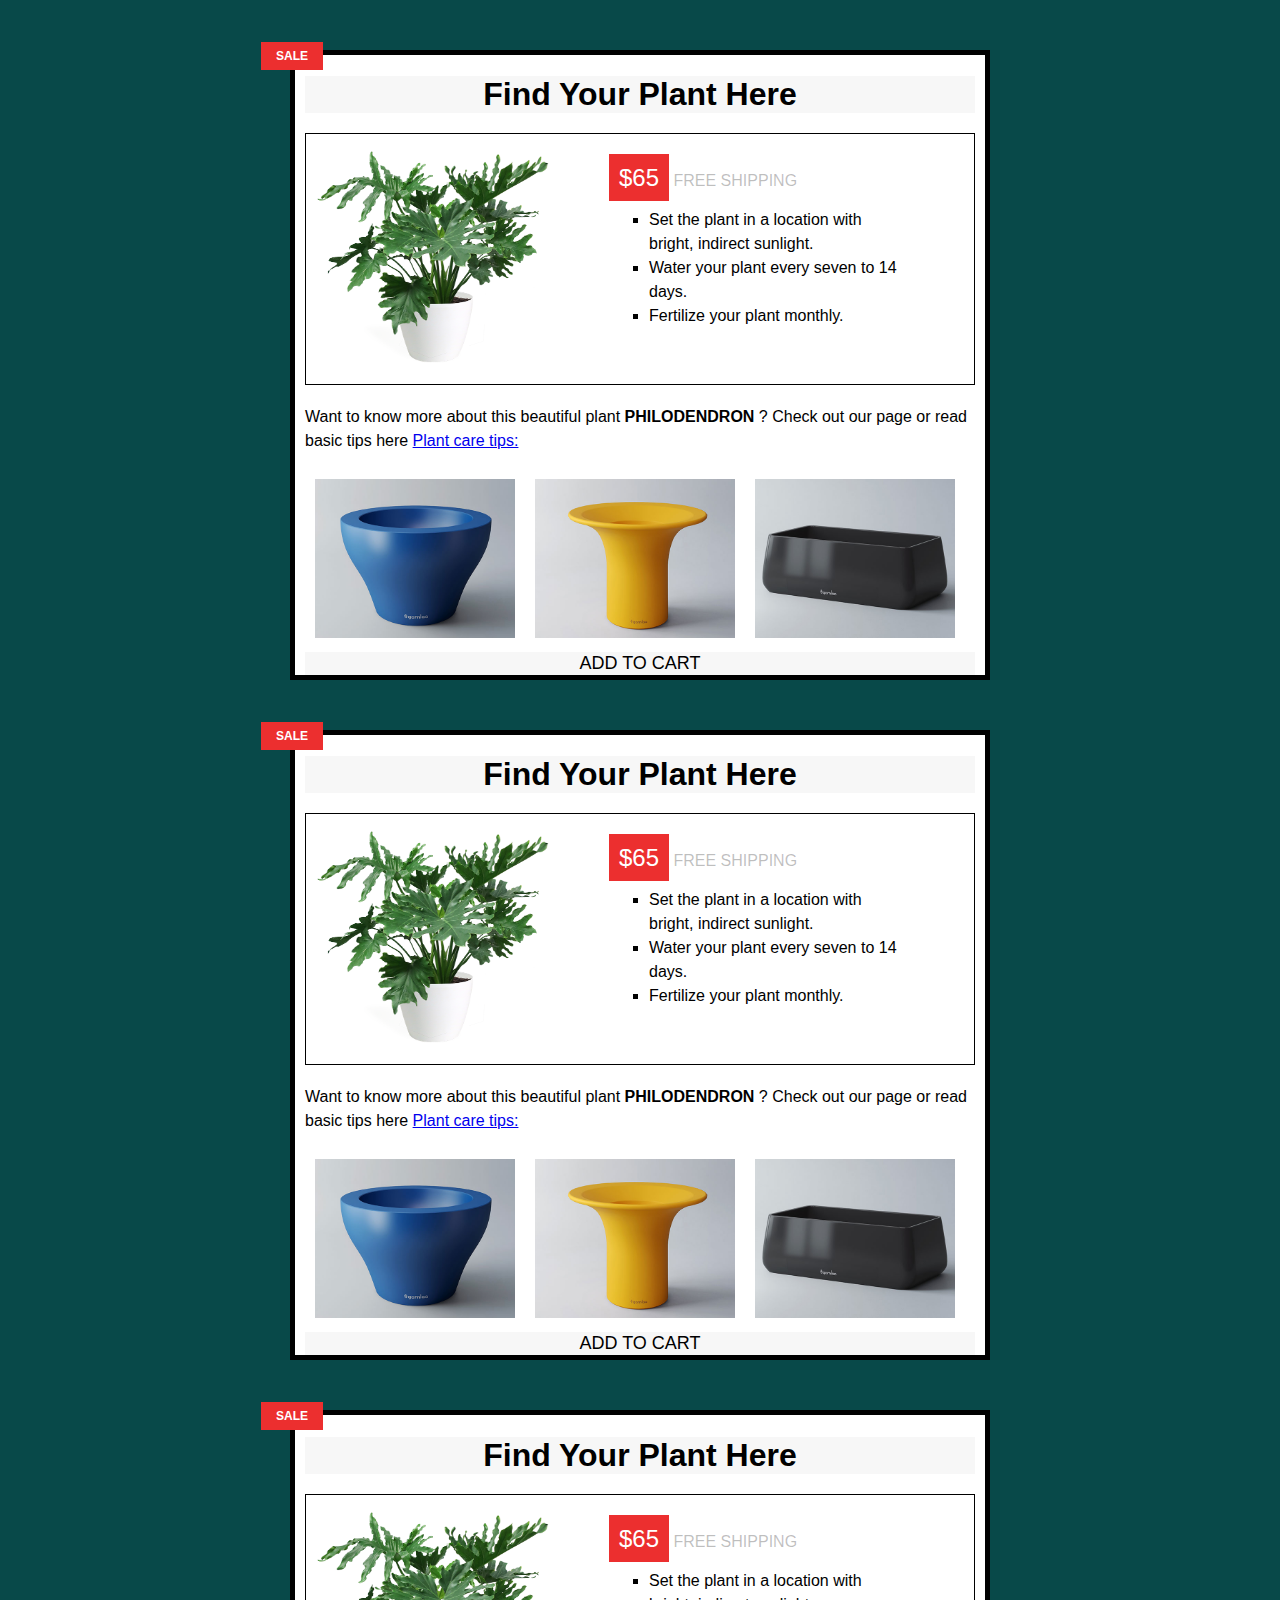
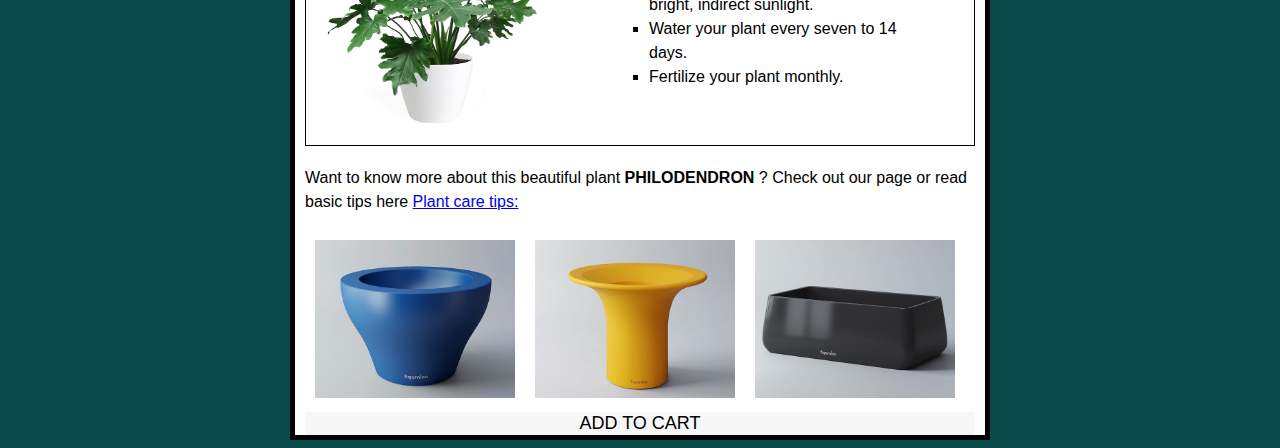
<file: pages/plants-hotel/selling.html>
<!DOCTYPE html>
<html lang="en">
  <head>
    <meta charset="UTF-8" />
    <meta charset="UFT-8" />
    <meta name="description" content="This is a Space for Plant Lovers" />
    <title>Plant Market</title>
    <link rel="stylesheet" href="selling.css" />
  </head>

  <body>
    <div class="product-container">
      <h1 id="title">Find Your Plant Here</h1>


        <div class="product-main">
          <img
            class="sellphiloplant product-img"
            src="images/philodendron.png"
            alt="philodendron"
          />
          <div class="product-details">
            <span class="price">$65</span>
            <span class="shipping">Free Shipping</span>
            <ul class="product-care">
              <li>
                Set the plant in a location with bright, indirect sunlight.
              </li>
              <li>Water your plant every seven to 14 days.</li>
              <li>Fertilize your plant monthly.</li>
            </ul>
          </div>
        </div>

        <p class="info">
          Want to know more about this beautiful plant
          <strong> PHILODENDRON </strong>? Check out our page or read basic tips
          here
          <a href="plnat.care.html" target="_blankt"> Plant care tips: </a>
        </p>

        <div class="pot1">
          <img src="images/pot1.jpeg" alt="pot1" width="200px" height="auto" />
        </div>
        <div class="pot2">
          <img src="images/pot2.jpeg" alt="pot2" width="200px" height="auto" />
        </div>
        <div class="pot3">
          <img src="images/pot3.jpeg" alt="pot3" width="200px" height="auto" />
        </div>

      <button class="add-cart"> Add to cart</button>
    </div>

    <div class="product-container">
      <h1 id="title">Find Your Plant Here</h1>


        <div class="product-main">
          <img
            class="sellphiloplant product-img"
            src="images/philodendron.png"
            alt="philodendron"
          />
          <div class="product-details">
            <span class="price">$65</span>
            <span class="shipping">Free Shipping</span>
            <ul class="product-care">
              <li>
                Set the plant in a location with bright, indirect sunlight.
              </li>
              <li>Water your plant every seven to 14 days.</li>
              <li>Fertilize your plant monthly.</li>
            </ul>
          </div>
        </div>

        <p class="info">
          Want to know more about this beautiful plant
          <strong> PHILODENDRON </strong>? Check out our page or read basic tips
          here
          <a href="plnat.care.html" target="_blankt"> Plant care tips: </a>
        </p>

        <div class="pot1">
          <img src="images/pot1.jpeg" alt="pot1" width="200px" height="auto" />
        </div>
        <div class="pot2">
          <img src="images/pot2.jpeg" alt="pot2" width="200px" height="auto" />
        </div>
        <div class="pot3">
          <img src="images/pot3.jpeg" alt="pot3" width="200px" height="auto" />
        </div>

      <button class="add-cart"> Add to cart</button>
    </div>

    <div class="product-container">
      <h1 id="title">Find Your Plant Here</h1>


        <div class="product-main">
          <img
            class="sellphiloplant product-img"
            src="images/philodendron.png"
            alt="philodendron"
          />
          <div class="product-details">
            <span class="price">$65</span>
            <span class="shipping">Free Shipping</span>
            <ul class="product-care">
              <li>
                Set the plant in a location with bright, indirect sunlight.
              </li>
              <li>Water your plant every seven to 14 days.</li>
              <li>Fertilize your plant monthly.</li>
            </ul>
          </div>
        </div>

        <p class="info">
          Want to know more about this beautiful plant
          <strong> PHILODENDRON </strong>? Check out our page or read basic tips
          here
          <a href="plnat.care.html" target="_blankt"> Plant care tips: </a>
        </p>

        <div class="pot1">
          <img src="images/pot1.jpeg" alt="pot1" width="200px" height="auto" />
        </div>
        <div class="pot2">
          <img src="images/pot2.jpeg" alt="pot2" width="200px" height="auto" />
        </div>
        <div class="pot3">
          <img src="images/pot3.jpeg" alt="pot3" width="200px" height="auto" />
        </div>

      <button class="add-cart"> Add to cart</button>
    </div>
  </body>
</html>
</file>
<file: style.css>
* {
    margin: 0;
    padding: 0;
    box-sizing: border-box;
}

.conatainer {
    width: 70%;
    height: 90vh;
    margin: 30px auto auto;
    display: flex;
    justify-content: space-between;
    flex-wrap: wrap;
}

.list {
    width: 300px;
    height: 100px;
    text-align: center;
}

.list h1 {
    font-size: 21px;
    color: rgb(58, 57, 57);
    font-weight: bolder;
    text-transform: uppercase;
}

.list p {
    font-size: 16px;
    color: rgb(58, 57, 57);
    font-weight: lighter;
    margin-top: 5px;
    margin-bottom: 5px;
    font-style: italic;
}

.list a:link, .list a:visited, .list a:hover, .list a:active {
    font-size: 16px;
    color: rgb(16, 148, 255);
    font-weight: bolder;
    text-decoration: none;
}

.list a:hover {
    text-decoration: underline;
}
</file>
<file: pages/audiophile-ecommerce-website/style.css>
* {
    box-sizing: border-box;
    font-family: 'Manrope', sans-serif;

}


img {
    border-radius: 8px;
}

.main-page-header,
footer {
    margin: 0 auto;
    width: 100%;
    height: 100%;
    background: #141414;
    margin-bottom: 120px;
    padding-top: 15px;
   
}
footer {
    height: 365px;
}
.header-items {
    background-image: url(images/mainheaderimg.png);
    background-repeat: no-repeat;
    background-position: right;
    padding-bottom: 120px;
    
}
.header-items,
.footer-items {
    margin-top: 32px;
    width: 100%;  
    
}
.header-nav,
.footer-nav {
    display: flex;
    justify-content: space-between;
    align-items: center;
    text-align: center;
    align-content: center;
    gap: 50px; 
    letter-spacing: 1.5px;
    color: white;
     
}
.header-a:link, .header-a:visited, 
.footer-a:link, .footer-a:visited{ 
    text-decoration: none;
    color: white;
    
}
.footer-a:link, .footer-a:visited {
    color: #FFFFFF;
}
.header-a:hover, .header-a:active,
.footer-a:hover, .footer-a:active {
    color: #D87D4A;
    cursor: pointer;
    
}

    
.group2-text {
    padding-top: 70px;
    width: 379px;
    display: flex;
    justify-content: space-between;
    align-content: center;
    align-items: flex-start;
    text-align: start;
    flex-direction: column;
    line-height: 1.5;
}
.group2-h1 {
    font-size: 56px;
    text-transform: uppercase;
    font-weight: bold;
    color: #FFFFFF;
    letter-spacing: 2px;
    margin-bottom: 0;  

}
.group2-h6 {
    color: #797979;
    text-transform: uppercase;
    letter-spacing: 10px;
    font-size: 14px;  
    
}

.group2-btn:hover {
    opacity: 0.7;
}


.footer-content {
    display: grid;
    grid-template-columns: repeat(2,1fr);
    align-content: center;
    text-align: start;
    gap: 459px;
    margin-top: 36px;
}

.group8-text {
    width: 540px;
    display: flex;
    flex-direction: column;
    justify-content: space-between;
    align-content: flex-start;
    align-items: flex-start;
    gap: 40px;
    font-size: 15px;
    line-height: 2;
    color: #797979;
    letter-spacing: 1px;
     
}
 

.group8-logos {
    width: 24px;
    height: 24px;
    margin-top: 70px;
    border: none;
    display: grid;
    grid-template-columns: repeat(3,1fr);
    gap: 20px;
}


.container {
    width: 1110px;
    margin: 0 auto;
}




.group3 {
    width: 100%;
    display: flex;
    justify-content: center;
    align-items: center;
    align-content: center;
    gap: 30px;
    position: relative;
    margin-bottom: 100px;

}

.headphone-img {
    width: 122.95px;
    height: 160px;

}
.speaker-img {
    width: 121.49px;
    height: 146px;

}
.earphone-img {
    width: 178px;
    height: 161px;
}

.headphone-img,
.speaker-img,
.earphone-img {
    position: absolute;
    bottom: 124px;  
}

.heaphone,
.speaker,
.earphone,
.group3-text {
    width: 350px;
    height: 204px;
    background-color: #F1F1F1;
    display: flex;
    justify-content: flex-end;
    align-items: center;
    align-content: center;
    flex-direction: column;
    text-transform: uppercase;
    text-align: center;
    line-height: 24px;
    border-radius: 10px;
    
   
}


.group3-header {
    font-size: 18px;
    letter-spacing: 1.3px;
    font-weight: bold;
    margin-bottom: 15px;
     
}

.group3-p {
    flex-direction: row;
    gap: 5px;
    font-size: 13px;
    letter-spacing: 1px;
    font-weight: bold;
    color: #797979;  
   
}
.group3arrow {
    stroke: #D87D4A;
    height: 10px;

}

.group3 a:link, a:visited { 
    text-decoration: none;
    color: black;
    
}
.group3-p:hover {
    color:#D87D4A;
    cursor: pointer; 
}



.group4 {
    width: 100%;
    height: 100%;
    background-color: #D87D4A;
    border-radius: 10px;
    display: flex;
    justify-content: center;
    margin-bottom: 48px;
}

.group4-content {
    width: 850px;
    display: flex;
    justify-content: center;
    align-items: center;
    align-content: center;
    text-align: start;
    gap: 120px;

}
.group4-img {
    margin-bottom: -5px;
    align-self: end;
    
   
}
.group4-text {
    display: flex;
    flex-direction: column;
}

.group4-h1 {
    font-size: 56px;
    text-transform: uppercase;
    font-weight: bold;
    color: #FFFFFF;
    letter-spacing: 2px;
    line-height: 1;
}
.group4-p {
    font-size: 15px;
    color: #FFFFFF;
    line-height: 2;

}
.group4-button:hover {
    background-color: #595959;
    
}


.group4-button {
    background-color: #000;
    color: #FFFFFF;
}



.group4-button,
.group5-button,
.group6-button,
.group2-btn {
    font-size: 13px;
    text-transform: uppercase;
    text-align: center;
    font-weight: bold;
    letter-spacing: 1px;
    width: 160px;
    height: 48px;
    cursor: pointer;
    border: none;
    margin-top: 20px;
    margin-left: 0;
    
}
.group2-btn {
    background-color: #D87D4A;
    color: #FFFFFF;
}


.group5 {
    width: 100%;
    /* height: 320px; */
    position: relative;
    margin-bottom: 48px;
}

.group5-text {
    position: absolute;
    left: 100px;
    top: 70px;

    display: flex;
    justify-content: start;
    align-items: flex-start;
    flex-direction: column;
       
}
.group5-button,
.group6-button {
    background-color: transparent;
    border: 1px solid black;
    color: #000;   
}
.group5-button:hover,
.group6-button:hover {
    background-color: #000;
    color: white;
}


.group5-h4,
.group6-h4 {
    font-size: 28px;
    letter-spacing: 2px;
    font-weight: bold;
    margin-bottom: 20px;
}
.group6 {
    width: 100%;
    height: 320px;
    display: grid;
    grid-template-columns: repeat(2,1fr);
    gap: 10px;
    margin-bottom: 200px;
    
}

.group6-img {
    width: auto;
}

.group6-text-container {
    border-radius: 10px;
    background: #F1F1F1;
    display: flex;
    justify-content: center;
    align-content: center;
    align-items: center;
     
}

.group7 {
    width: 100%;
    margin-top: 100px ;
    display: grid;
    grid-template-columns: repeat(2,1fr);
    align-items: center;
    align-content: center;
    gap: 120px;
    margin-bottom: 200px;
   
}

.group7-h2 {
    font-size: 40px;
    font-weight: 700px;
    letter-spacing: 2;
    text-align: center;
    text-transform: uppercase;
    margin-bottom: 32px;
    text-align: start;
    color: #101010;
}
.group7-best {
    color: #D87D4A;
}
.group7-p,
.group2-p {
    font-size: 15px;
    color: #797979;
    line-height: 1.5;
}
.group7-img {
    width: 540px;
    height: 588px;
}
</file>
<file: pages/audiophile-ecommerce-website/responsive.css>
@media (max-width: 1110px) {

    .container {
        width: 100%;
    }
    .main-page-header,
    footer {
        width: 100%;
        background-color: #141414;
    }
    
    .group2-text {
        margin-left: 60px;
    }
    .heaphone, 
    .speaker, 
    .earphone,
    .group3-text {
        width: 300px;
       
    }
    
    .header-nav,
    .footer-nav {
        justify-content: space-evenly;
    }
    .footer-content {
        gap: 180px;
        margin-left: 120px;
    }
    .group5 > img {
        width: 100%;
    }
    
}
@media (max-width: 992px) {
    
    .container {
        width: 100%;
    }
    
    .group2-text {
        margin-left: 45px;
        
    }
    .group3,
    .group4,
    .group5,
    .group6  {
        width: 100%;
    }

    .group3 {
        gap: 5px;
    }

    .heaphone, 
    .speaker, 
    .earphone,
    .group3-text {
        width: 300px;
       
    }
    .group5 > img {
        width: 100%;
    }
    .group7 {
        gap: 20px
    }
    .footer-content {
        margin-left: 90px;
        gap: 140px;
    }


}


@media (max-width: 768px) {
    
    .container {
        width: 100%;
       
    }
    
    .main-page-header {
        padding-top: 0;
        width: 100%;
        
    }
    .header-items {
        padding-top: 20px;
        background-position: center; 
    }

    .navigation-list {
        display: none;
    }

    footer {
        height: auto;
    }

    .footer-nav,
    .footer-content,
    .group8-text {
        display: flex;
        justify-content: space-betweceen;
        text-align: center;
        flex-direction: column;
        align-items: center;
        gap: 35px;
        margin: 0;
    }
    .group8-logos {
        justify-content: center;
        padding-bottom: 50px;
    }

    .group2,
    .group2-text {
        display: flex;
        justify-content: center;
        text-align: center;
        align-items: center;
        align-content: center;  
        margin: 0;
    }

    

    .group3 {
        
        flex-direction: column;
        gap: 25px;
        
    }

    .group4-content {
        width: 400px;
        flex-direction: column;
        justify-content: center;
        align-items: center;
        align-content: center;
        text-align: center;
        gap: 20px;   
    }

    .group4-img {
        width: 100%;   
    }

    .group4-text {
        width: 100%;
        justify-content: center;
        align-items: center;
        text-align: center;
        align-content: center;
        margin-bottom: 40px;
    }

    .group5 > img {
        width: 100%;
    }

    .group5-text {
       left: 50px;
       top: 10px;
   
    }
    
    
    .group6 {
       height: auto;
       grid-template-areas:
       "group6-img"
       "group6-text-container";
       grid-template-columns: 1fr;
       grid-template-rows: 1fr 1fr; 
       margin-bottom: 0;
    } 

    .group6-img > img{
        width:100%;
        height:100%;
        object-fit:contain;
     }

     .group6-img {
        width: 100%;
     }
    .group6-text-container {
        width: 100%;
        height: 350px;
    }

    .group7 {
        height: auto;
        grid-template-areas:
        "group6-text-container"
        "group6-img";
        grid-template-columns: 1fr;
        grid-template-rows: 1fr; 
        text-align: center;
        gap: 60px;
         
    }
    .group7-img {
        margin: 0 auto;
    }

    .group7-text > h2 {
        text-align: center;
    }

    @media (max-width: 768px) {
        .group5-text {
            top: -10px;
        }
    }

        
}
</file>
<file: pages/card-feature-section/style.css>
* {
    font-family: 'Poppins', sans-serif; 
    box-sizing: border-box;
    
}

.main {
    font-size: 15px;
    display: block;
    text-align:  center;
    width: 500px;
    line-height: 1.5;
    margin: 0 auto;
    opacity: 0.8;
    
}

.main-header-2 {
    font-size: 35px;
    color: hsl(229, 6%, 66%);
    font-weight: normal;
    line-height: 0,1px;
}

.main-header-1 {
    font-size: 35px;
    color: hsl(234, 12%, 34%);
    font-weight: normal;
    line-height: 0.1px;
}

.main-paragraph {
    color: hsl(229, 6%, 66%);
    font-size: 15px;
}


.menu-bars {
    position: relative;
    width: 1420px;
    align-items: center;
    margin: 0 auto;

}

.menu-bar-header {
    font-size: 20px;
    font-weight: normal;
    color: hsl(234, 12%, 34%);
    
}
.menu-bar-paragraph {
    font-size: 13px;
    font-weight: normal;
    color: hsl(229, 6%, 66%) ;
}
.supervisor {
    width: 350px;
    height: 250px;
    box-shadow: 0 2px 20px rgb(0 0 0 / 15%);
    border-radius: 4px;
    padding: 5px 35px;
    background-color:  hsl(0, 0%, 98%);
    position: absolute;
    
}
.icon {
    width: 60px;
    position: absolute;
    right: 30px;
    bottom: 20px;
    
}
 
.menu-bar-supervisor {
    border-top: 4px solid hsl(180, 62%, 55%);
    left: 110px;
    top: 200px;
 
}
.menu-bar-calculator {
    border-top: 4px solid  hsl(212, 86%, 64%);
    right: 110px;
    top: 200px;
   
}
.menu-bar-teambuilder {
    border-top: 4px solid  hsl(0, 78%, 62%);
    top: 30px;
    left: 535px;
   
}


.menu-bar-karma {
    border-top: 4px solid  hsl(34, 97%, 64%);
    top: 310px;
    left: 535px;
   
}
</file>
<file: pages/Chairs Project/style.css>
/*
SPACING SYSTEM (px)
2 / 4 / 8 / 12 / 16 / 24 / 32 / 48 / 64 / 80 / 96 / 128

FONT SIZE SYSTEM (px)
10 / 12 / 14 / 16 / 18 / 20 / 24 / 30 / 36 / 44 / 52 / 62 / 74 / 86 / 98
*/

* {
  margin: 0;
  padding: 0;
  box-sizing: border-box;
}

/*#087f5b

#343a40/*

/* ------------------------ */
/* GENERAL STYLES */
/* ------------------------ */
body {
  font-family: 'Inter', sans-serif;
  color: #343a40;
  border-bottom: 8px solid #087f5b;
}

.container {
  width: 960px;
  margin: 0 auto;
}

header,
section {
  margin-bottom: 80px;

}

h2 {
  margin-bottom: 48px;
  font-size: 36px;
  letter-spacing: -0.5px;
}

.grid-3-cols {
  display: grid;
  grid-template-columns: repeat(3, 1fr);
  column-gap: 80px;
}

.btn:link, 
.btn:visited {
  background-color: #087f5b;
  text-decoration: none;
  color:#fff;
  text-transform: uppercase;
  font-weight: 500;
  display: inline-block;
  border-radius: 100px;
}
.btn:hover,
.btn:active {
  background-color: #099268;
}

.btn--big {
  font-size: 18px;
  padding: 16px 32px;
}

.btn--small {
  font-size: 10px;
  padding: 8px 12px;
}

img {
  border-radius: 12px;
}
/* ------------------------ */
/* COMPONENT STYLES */
/* ------------------------ */

/* HEADER */
header {
  display: grid;
  grid-template-columns: repeat(2, 1fr);
  column-gap: 80px;
  margin-top: 64px;

}

.header-text-box {
  align-self: center;
}

h1 {
  margin-bottom: 32px;
  font-size: 44px;
  line-height: 1.1;
  letter-spacing: -0.5px;
  
}

.header-text {
  margin-bottom: 24px;
  font-size: 18px;
  line-height: 1.7;

}

img {
  width: 100%;
}

/* FEATURES */
.features-icon {
  stroke: #087f5b;
  width: 32px;
  height: 32px;
  margin-bottom: 24px;

}

.features-title {
  margin-bottom: 16px;
  font-size: 20px;
}

.features-text {
  font-size: 18px;
  line-height: 1.7;
}

/* TESTIMONIAL */
.testimonial-section {
  background-color: #087f5b;
  color: #fff;
  padding: 24px;
  border-radius: 12px;
}

.testimonial-box {
  grid-column: 2 / -1;
  align-self: center;
}

.testimonial-box h2 {
  margin-bottom: 24px;
  font-size: 24px;
}

.testimonial-text {
  font-style: italic;
  margin-bottom: 24px;
  font-size: 18px;
  line-height: 1.7;
  color: #e6fcf5;
}
.testimonial-author {
  color: #c3fae8;
}

/* CHAIRS */
.chair { 
  box-shadow: 0px 20px 30px 0px rgba(0, 0, 0, 0.1);
  border-radius: 12px;
}
.chair img {
  border-bottom-left-radius: 0;
  border-bottom-right-radius: 0;
}
.chair-box {
  padding: 32px;
 
}

h3 {
  margin-bottom: 24px;
  font-size: 20px;
}

.chair-details {
  list-style: none;
  margin-bottom: 48px;

}

.chair-details li {
  display: flex;
  align-items: center;
  gap: 12px;
  margin-bottom: 16px;
}

.chair-details li:last-child {
  margin-bottom: 0;
}

.chair-icon {
  stroke: #087f5b;
  width: 24px;
  height: 24px;
}

.chair-price {
  display: flex;
  justify-content: space-between;
  align-items: center;
  font-size: 20px;
}
</file>
<file: pages/ecommerce-product-detail/homepage.css>
* {
    font-family: 'Kumbh Sans', sans-serif;
    box-sizing: border-box;
    background-color: #f7f7f7;
}
.container {
    margin: 0 auto;
    width: 1000px;   
}
.main-header {
    border-bottom: 2px solid #efeef1;
    margin-bottom: 25px;
    padding: 25px 0;
}
.main-header,
.menu-bar,
.sign-nav {
    display: flex;
    justify-content: space-between;
    align-items: center;
    gap: 55px;
    
}
a:link, a:visited { 
    text-decoration: none;
    color: #97979a;
    padding-bottom: 5px;
    border-bottom: 1px solid transparent;
}
a:hover {
    color: #343536;
    cursor: pointer;
    border-bottom: 1px solid #343536;
}


.product-container {
    display: flex;
    justify-content: space-between;
    align-items: center;
    gap: 95px;
    width: 90%;
    margin: 0 auto;
}
.main-product-image {
    margin-bottom: 30px;
}

.product-thumbnails {
    display: flex;
    height: 70px;
    width: 70px;
    gap: 10px;
}

.product-thumbnails img:hover {
    opacity: 0.5;
    cursor: pointer;
    border: 3px solid #ca8a53;
}

.product-description h3 {
    color: #fb8a35;
    text-transform: uppercase;
    font-weight: 400px;
}
.product-description h1 {
    color: black;
    text-transform: capitalize;
    font-weight: 700px;

}
.product-description p {
    font-size: 16px;
    line-height: 1.5;
    color: #96979b;
    width: 500px;
    
}
.price  {
    display: flex;
    justify-content: space-between;
    align-items: center;
    gap: 20px;
    width: 70px;
    
}
.price-now {
    font-weight: bold;
    font-size: 22px;
    
}
.discount {
    font-weight: normal;
    font-size: 16px;
    text-align: center;
    background-color: #ffefe2;
    border-radius: 4px;
    color: #e08a4b;
    width: 40px;
    padding: 4px;
    opacity: 0.8;
}
.old-price {
    font-weight:lighter;
    font-size: 14px;
    text-align: start;
    color: #c0c1c6;    
    
}
.buy-buttons-container {
    margin-top: 30px;
    display: flex;
    justify-content: left;
    align-items: center;
    gap: 35px;
    font-size: 20px; 

}
.add-to-cart {
    display: inline-block;
    border-radius: 7px;
    background-color:#fb8a35;
    border: none;
    color: #fff3dc;
    height: 40px;
    text-transform: capitalize;
    text-align: center;
    width: 200px;
    cursor: pointer;
    opacity: 0.7;
}
.add-to-cart:hover {
    opacity: 1;
}
.volume-btn {
    display: inline;
    background-color: #e6e7ec;
    border-radius: 6px;
    border-radius: 7px;
    font-weight: bolder;
   
}
.volume-btn input {
    width: 3em;
    background-color: #e6e7ec;
    border: none;
    font-size: 16px;
    text-align: center;
    height: 40px;

}
.volume-btn-control {
    width: 50px;
    border: none;
    cursor: pointer;
    font-size: x-large;
    font-weight: bolder;
    color: #fb8a35;
    background-color: #e6e7ec;

}
</file>
<file: pages/plants-hotel/style.css>
* {
  font-family: sans-serif;
  line-height: 1.5x;
  box-sizing: border-box;
 
}
body {
  background-color: rgb(8, 73, 73);
  
}
.firstpage {
    background-color: #fefefe;
    width: 1200px;
    height: auto;
    border: solid 4px;
    margin: 50px auto 0;
    padding: 0 10px;
    position: relative;
    background-image:  url("images/mainbackground.jpg");
    background-repeat: no-repeat;
    background-size: cover;
    background-position: bottom right;
    background-size: 850px;
    
  }

.header { 
  text-align: center;
  font-size: 30px;
}
.logo {
      width: 200px; 
      height: auto;
      position:absolute;
      top: 10px;
      right: 0;
  }

.nav {
  display: flex;
  justify-content:space-between;
  flex-wrap: wrap;
  align-items: center;
  width: 500px;
  height: 500px;
  
}

.nav-item {
  display: inline;
  width: 230px;
  height: 230px;
  background-color: #f7f7f7;
  text-align: center;
  color: black;
  border: 2px solid black;
  
}


nav-items a:link a:visited {
  display: block; 
  margin: 10px 20px 0px;
  display: inline-block;
  color: #c6ccad;
  }



footer{
    font-size: 14px;
    padding: 20px;
    color: rgba(15,133,114,255); 
  }
  
.related {
  list-style: none; 
  padding: 20px 0px 20px 20px;
 
  font-style: normal;
  line-height: 1.5;
  }

.tipstable {
  width: 800px;
  margin: 0 auto;
}
table {
  border-collapse: collapse;
}
table th,
table td {
  border: 1px double rgba(15,133,114,255);  
  padding: 20px;
  border-spacing: 5px;
  text-align: center;
  background-color: #f7f7f7;
}
.tableflowers {
  height: 100px;
  width: 100px;  
}
</file>
<file: pages/sunnysideagency/style.css>
* {
    font-family: 'Barlow', sans-serif;
    box-sizing: border-box;
    
}


.container {
    width: 1440px;
    margin: 0 auto;
}


header {
    background-image: url(../sunnysideagency/images/desktop/image-header.jpg);
    height: 800px;
    background-position: center;
    background-repeat: no-repeat;
    background-size: cover;
    position: relative;
    overflow: visible;

   
}
.image-header{
    position: absolute;
    top: 0;
    left: 0;
    right: 0;
    bottom: 0;
    width: 100%;
 }
.arrow {
   position: absolute;
   top: 45%;
   left: 50%;
     
}
.top-nav {
    display: flex;
    justify-content: flex-end;
    align-items:center;
    gap: 20px;
    
}
  
.top-nav a:link,
.top-nav a:visited {
    color: hsl(0, 0%, 100%);
    font-size: 18px;
    font-weight: lighter;
    font-family: Barlow, sans-serif;
    padding: 40px 40px;

}

.top-nav a:hover,
.top-nav a:active {
    color: hsl(212, 27%, 19%);
    background-color: white;
    border-radius: 50px;
    padding: 20px 40px;
    
}
.main-header {
    text-align: center;
    text-transform: uppercase;
    font-size: 70px;
    font-family: 'Fraunces', serif;
    color: white;
    letter-spacing: 4px;
}
   
.grid-1 {
    display: grid;
    grid-template-columns: repeat(2,1fr);
    
}
.grid-1-text,
.grid-2-text {
    display: flex;
    width: 650px;
    justify-content: center;
    align-content: center;
    flex-direction: column;
    text-align: center;
    gap: 55px;
    text-align: center;
    font-weight: 700;
    font-family: 'Fraunces';
    padding: 50px 30px 20px 100px;
    letter-spacing: 0.5;
    line-height: 1.3;
   
}
.section-1,
.section-2 {
    font-size: 60px;
    text-align: left;
    font-family: 'Fraunces';
    color: hsl(212, 27%, 19%);
    margin-bottom: 0px;
   
}

.section-1p,
.section-2p {
    color: hsl(210, 4%, 67%);
    font-size: 20px;
    text-align: left;
    line-height: 1.5;
    margin: 0;
    
}

.section-1a, 
.section-2a,
a:link,
a:visited { 
    padding: 0px;
    text-decoration: none;
    text-transform: uppercase;
    letter-spacing: 2;
    font-weight: 700;
    color: hsl(212, 27%, 19%);
    font-family: 'Fraunces';
    text-align: left;
 

}

.section-1a, 
.section-2a,
a:hover,
a:active {
    text-decoration: none;

}

.grid-2 {
    display: grid;
    grid-template-columns: repeat(2,1fr);
    
}


.grid-4 {
    position: relative;
    width: 720px;
    
}

.cherry-text,
.tangerine-text {
  position: absolute; 
  text-align: center;
  color: hsl(167, 40%, 24%);
  width: 350px;
  font-family: 'Fraunces';
  font-weight: 700;
  bottom: 60px;
  left: 150px;
  line-height: 1.5;


}

.tangerine-text { 
    bottom: 60px;
    left: 900px;
   
}

.grid-4 {
    display: grid;
    grid-template-columns: repeat(2,1fr);
}
.grid-5 {
    display: grid;
    grid-template-columns: repeat(3,1fr);
    align-content: center;
    padding: 60px;
    gap: 50px;
    
}
.client-testemonials {
    text-align: center;
    font-size: 20px;
    text-transform: uppercase;
    letter-spacing: 5px;
    line-height: 1.5;
    color: hsl(210, 4%, 67%);
    padding-top: 90px;
    font-family: 'Fraunces';
    
}
.client {
    border-radius: 50%;
    width: 100px;
    margin-bottom: 50px;
   
}
.emily,
.thomas,
.jennie {
    display: flex;
    justify-content: space-between;
    flex-direction: column;
    align-items: center;
    text-align: center;
    width: 350px;
    text-align: center;
    font-size: 18px;
    font-family: ;
    color:hsl(213, 9%, 39%);
    font-family: 'Barlow', sans-serif;
    line-height: 2;
    font-weight:lighter;  

}
.name {
    display:block;
    font-weight: 900;
    font-size: 25px;
    font-family: 'Fraunces';
    color: hsl(212, 27%, 19%);
}

.grid-6 {
    display: grid;
    grid-template-columns: repeat(4,1fr);
}
    
    
footer {
    display: flex;
    justify-content: space-around;
    flex-direction: column;
    align-items: center;
    border: 100px solid #91d4c5;
    background-color: #91d4c5;
    margin-bottom: 20px;
    text-transform: capitalize;
    text-decoration: none;
    font-size: normal;
    font-weight: lighter;
    font-size: 20px;
    
    
}

.footer-nav {
    gap: 55px;   
}

footer a:link,
footer a:visited {
    text-transform: uppercase;
    color: hsl(168, 34%, 41%);
    padding: 0 45px;
    font-family: 'Barlow';
    
}
footer a:hover,
footer a:active { 
    background-color: transparent;
    
}


.footer-icons {
    display: flex;
    justify-content: space-between;
    align-content: center;
    gap: 55px;

}
</file>
<file: pages/sunnysideagency/mobresponsive.css>
@media only screen and (max-width: 375px) {
    .grid-1,
    .grid-2,
    .grid-4,
    .grid-5,
    .grid-6 {
        grid-template-columns: repeat(1,1fr)
        
    
    }
footer {
    width: 375px;
    align-items: center;
    
}
    header {
        width: 375px;
        height: 600px;
        text-align: center;
      
    }
.arrow {
    top: 45%;
    left: 45%;
}
.main-header {
    font-size: 40px;
}
    
    
.grid-1-image,
.grid-2-image,
.tanegrine,
.cherry {
    width: 375px ;
}

.grid-1-text,
.grid-2-text {
    width: 350px;
    padding: 40px 20px 40px 10px;
    align-items: center;
}

.section-1,
.section-2 {
    font-size: 30px;
    text-align: center;
   
}
.section-1p,
.section-2p {  
    font-size: 16px;
    font-weight:300;
    width: 300px;
    text-align: center;
    line-height: 1.5;
    
}
.section-1a,
.section-2a {
    font-size: 14px;
}

.client-testemonials  {
    text-align: center;
    padding-top: 30px;
    font-size: 16px ;
    width: 375px;
}


.emily,
.thomas,
.jennie {
    align-items: center;
    text-align: center;
    width: 300px;
    font-size: 16px;
    padding: 0px 60px 0px 0px;
 
   
}

.cherry-text,
.tangerine-text {
    left: 15px;

 
}
.tangerine-text {
    bottom: 10px;
}
.cherry-text {
    bottom: 310px;
}
</file>
<file: pages/plants-hotel/selling.css>
* {
    font-family: sans-serif;
    line-height: 1.5x;
    box-sizing: border-box;
   
 
}
body {
    background-color: rgb(8, 73, 73);

}
h1 {
    text-align: center;
    background-color: #f7f7f7;
    margin-bottom: 20px;
}
.product-container {
    background-color: white;
    width: 700px;
    border: solid 5px;
    margin: 50px auto 0;
    padding: 0 10px;
    position: relative;
}
.product-container::before {
    content: "SALE"; 
    color: white;
    background-color: #ec2f2f;
    display: inline-block;
    position: absolute;
    font-weight: bold;
    font-size: 12px;
    padding: 7px 15px;
    top: -13px;
    left: -34px;
}

.product-main {
    display: inline-block;
    border: 1px solid black;
    width: 100%;
}

.sellphiloplant {
    width: 250px;
    height: 250px;
    float: left;
}

.product-details {
    display: inline;
    width: 300px;
    float: right;
    margin-right: 65px;
    margin-top: 30px;
}

.price {
     font-size: 24px;
     background-color: #ec2f2f;
     color: white;
     font-weight: normal;
     font-size: 24px ;
     padding: 10px;
}

.shipping {
    text-transform: uppercase;
    color: rgba(68, 68, 68, 0.342);
}
.product-care {
    list-style-type: square;
    line-height: 1.5;
 }
.info {
    float: right;
    line-height: 1.5;
}

a:visited {
    background-color: #f7f7f7;
    display: inline-block;
    color: black;
    cursor: pointer;
}
a:hover, a:active {
    background-color: black ;
    color: white;
    padding: 5px;
    text-decoration: none;
    margin-bottom: 20px;
}


.pot1,
.pot2,
.pot3 {
    float: left;
    padding: 10px;
    display:block;
}


.add-cart {
    background-color: #f7f7f7;
    border: none;
    color: rgb(0, 0, 0);
    font-size: 18px;
    width: 100%;
    text-align: center;
    height: auto;
    text-transform: uppercase;
    cursor: pointer;
}
.add-cart:hover {
    color: white ;
    background-color: black;
}
</file>
